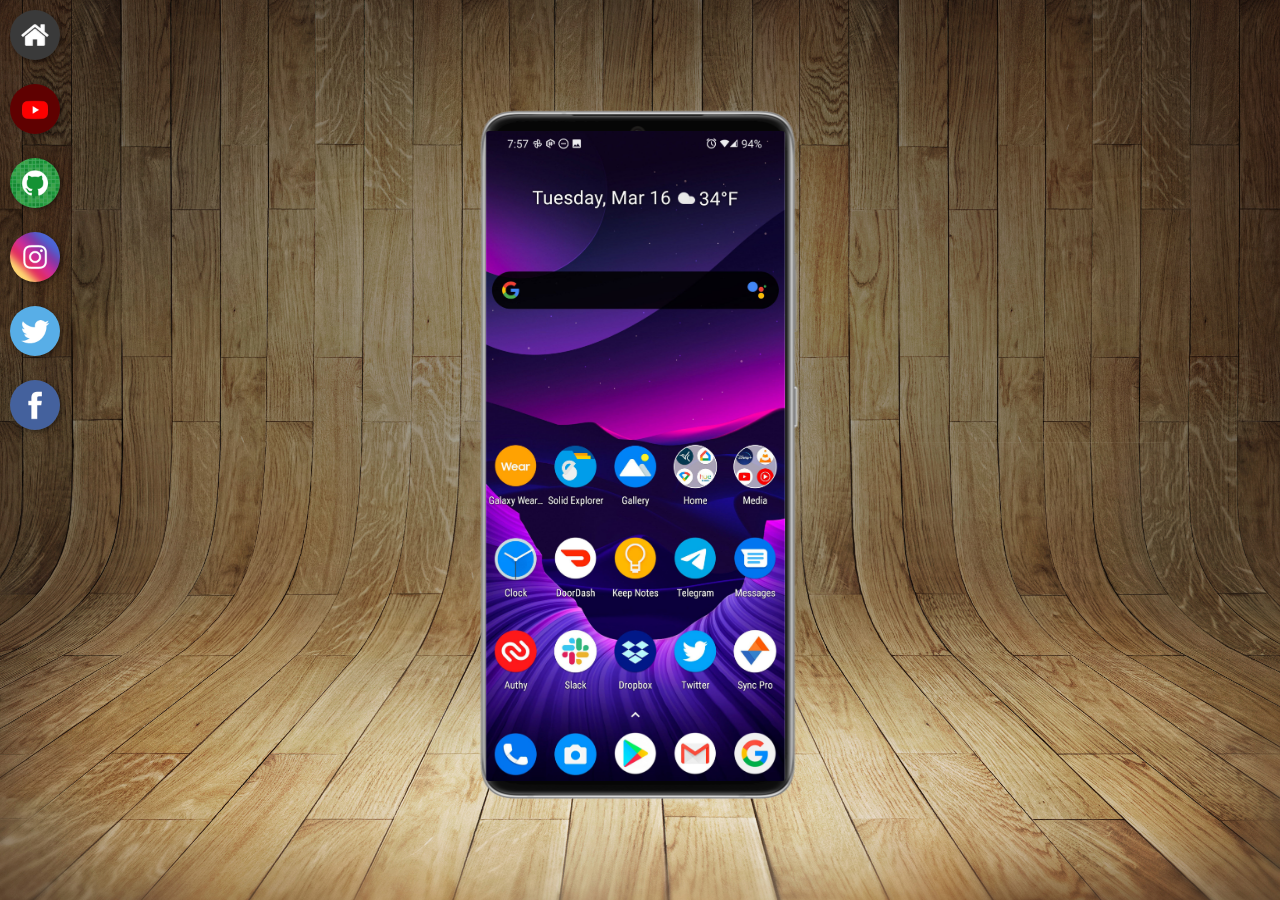
<file: index.html>
<!DOCTYPE html>
<html lang="pt-br">
<head>
    <meta charset="UTF-8">
    <meta http-equiv="X-UA-Compatible" content="IE=edge">
    <meta name="viewport" content="width=device-width, initial-scale=1.0">
    <link rel="shortcut icon" href="imagens/favicon.ico" type="image/x-icon">
    <title>Projetos Sociais</title>
    <link rel="stylesheet" href="estilos/style.css">
</head>
<body>
    <main>
        <section id="telefone">
            <iframe src="home.html" name="tela" id="tela" frameborder="0">
                Seu navegador não é compatível com isso.
            </iframe>
        </section>
        <section id="redes-sociais">
            <a href="home.html" target="tela"><img src="imagens/logo-home.jpg" alt="home"></a><br>
            <a href="youtube.html" target="tela"><img src="imagens/logo-youtube.jpg" alt="Youtube"></a><br>
            <a href="github.html" target="tela"><img src="imagens/logo-github.jpg" alt="Github"></a><br>
            <a href="instagram.html" target="tela"><img src="imagens/logo-instagram.jpg" alt="Instagram"></a><br>
            <a href="twiter.html" target="tela"><img src="imagens/logo-twitter.jpg" alt="Twiter"></a><br>
            <a href="facebook.html" target="tela"><img src="imagens/logo-facebook.jpg" alt="Facebook"></a><br>
        </section>
    </main>
</body>
</html>
</file>
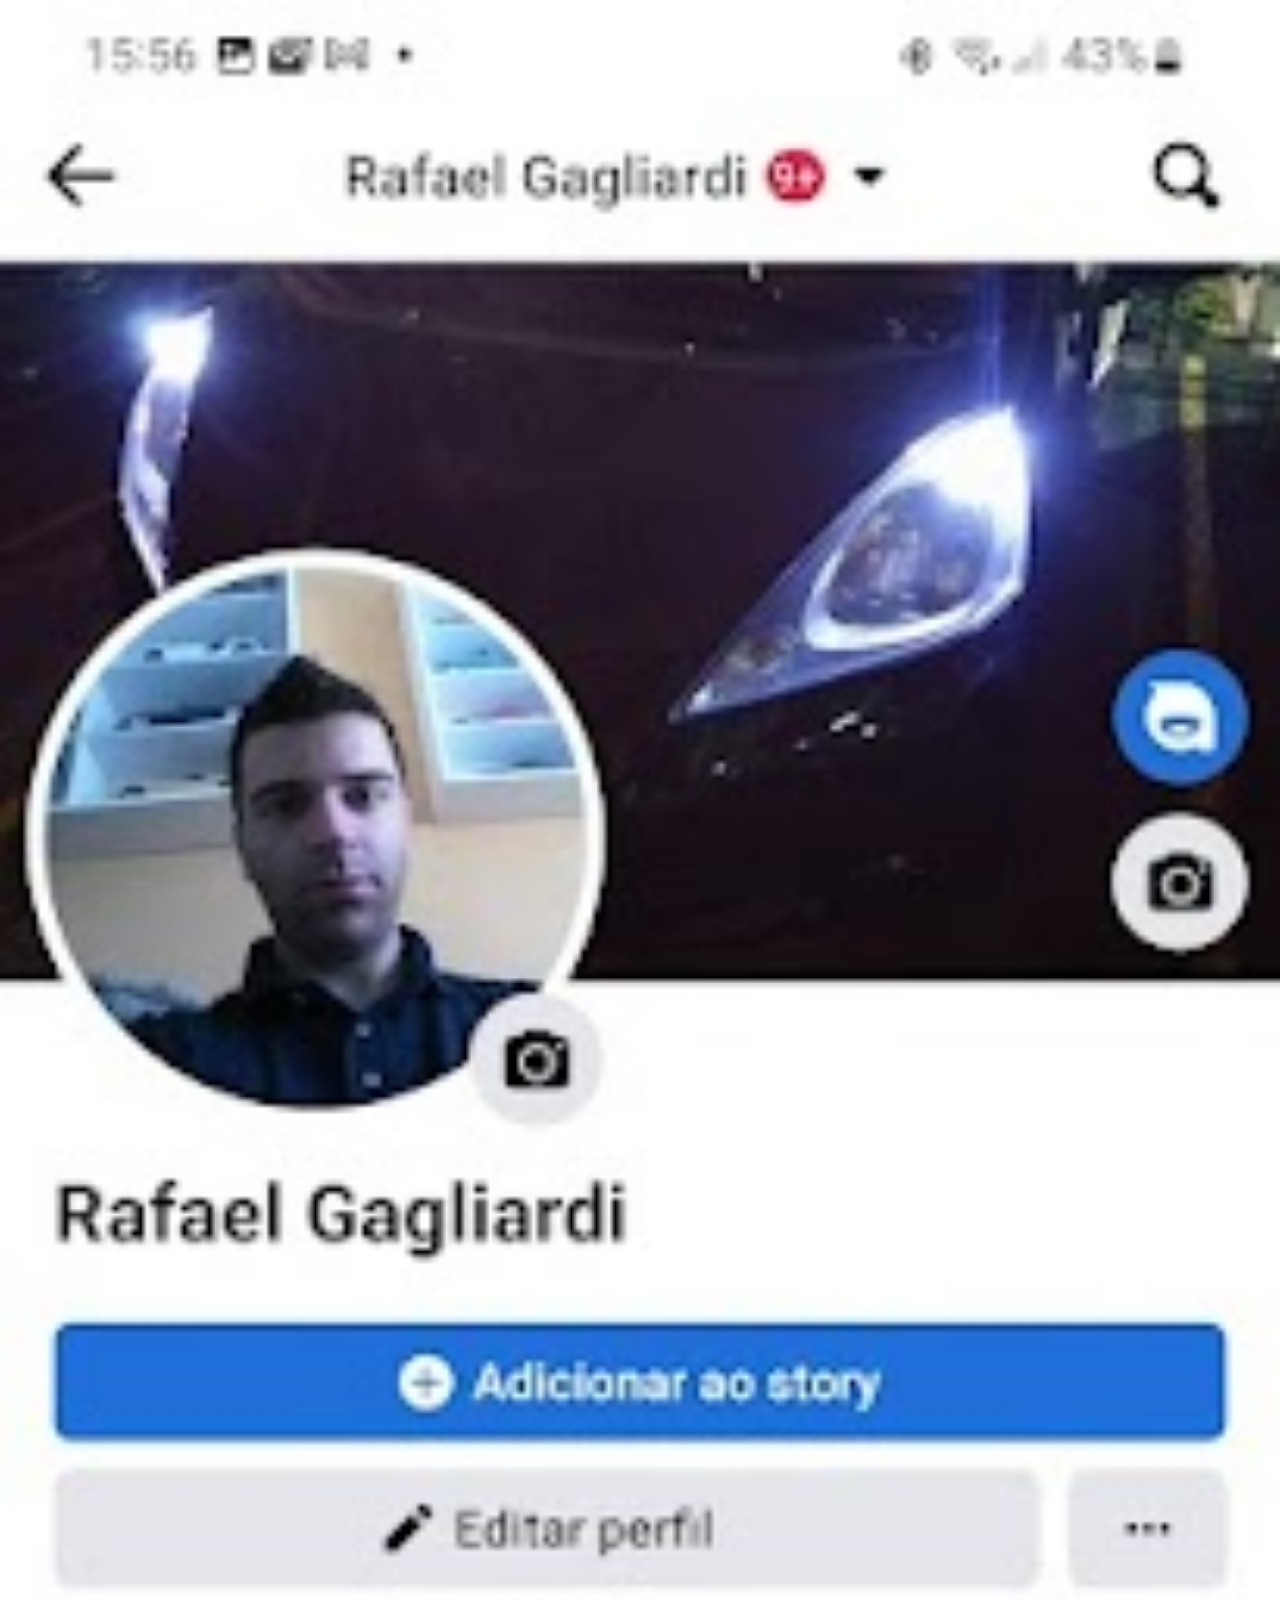
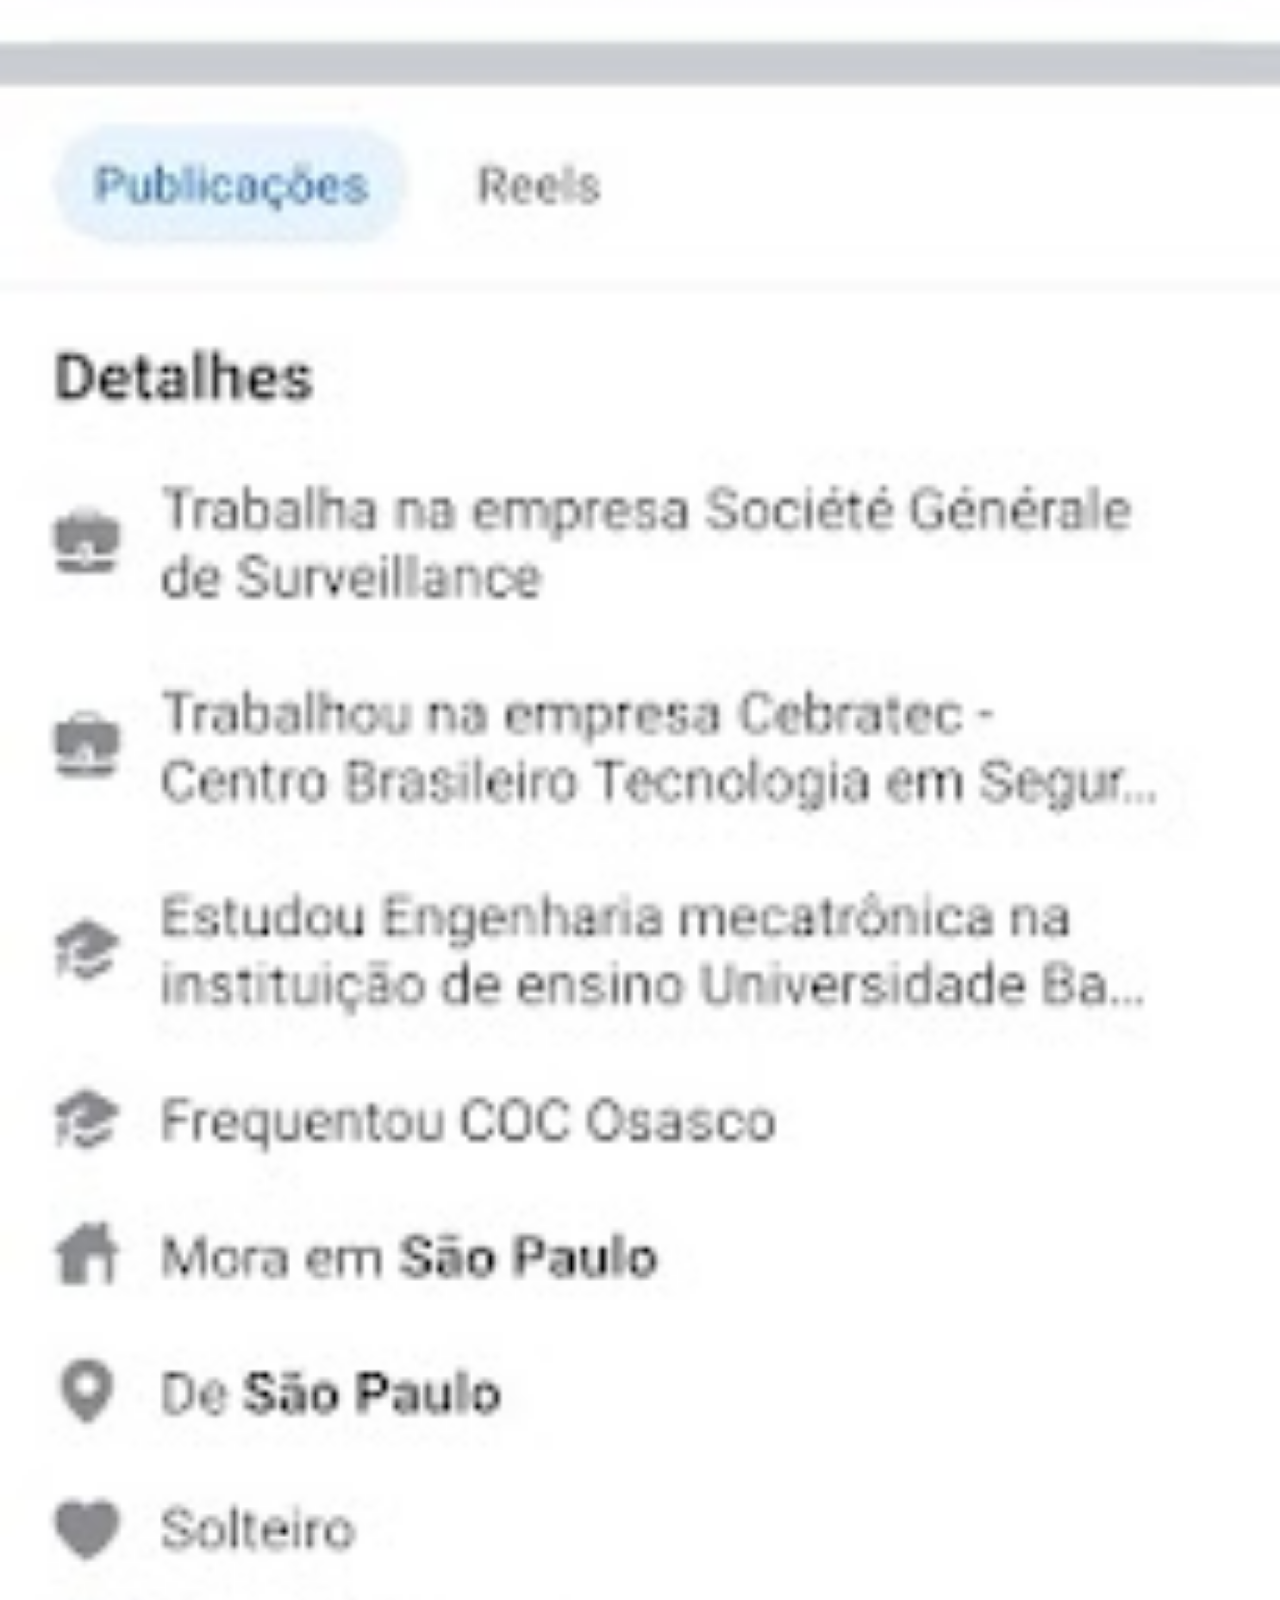
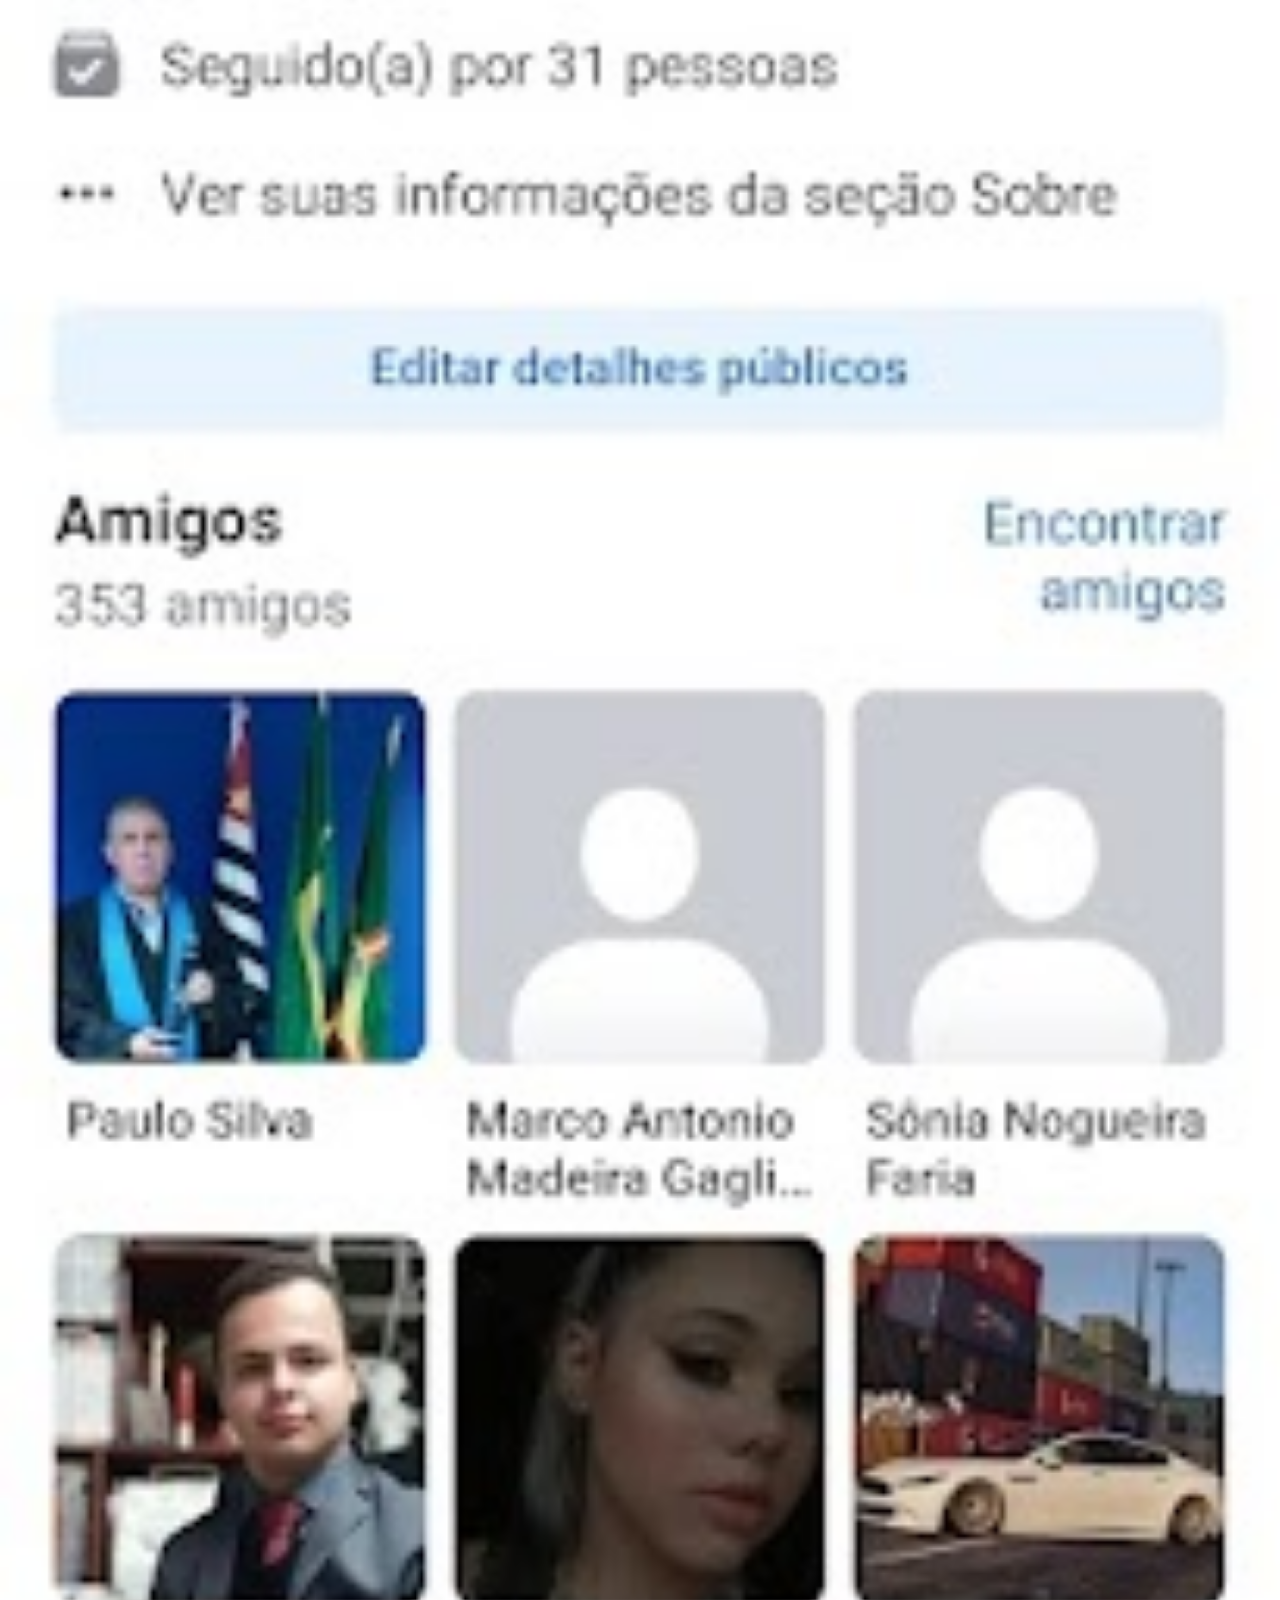
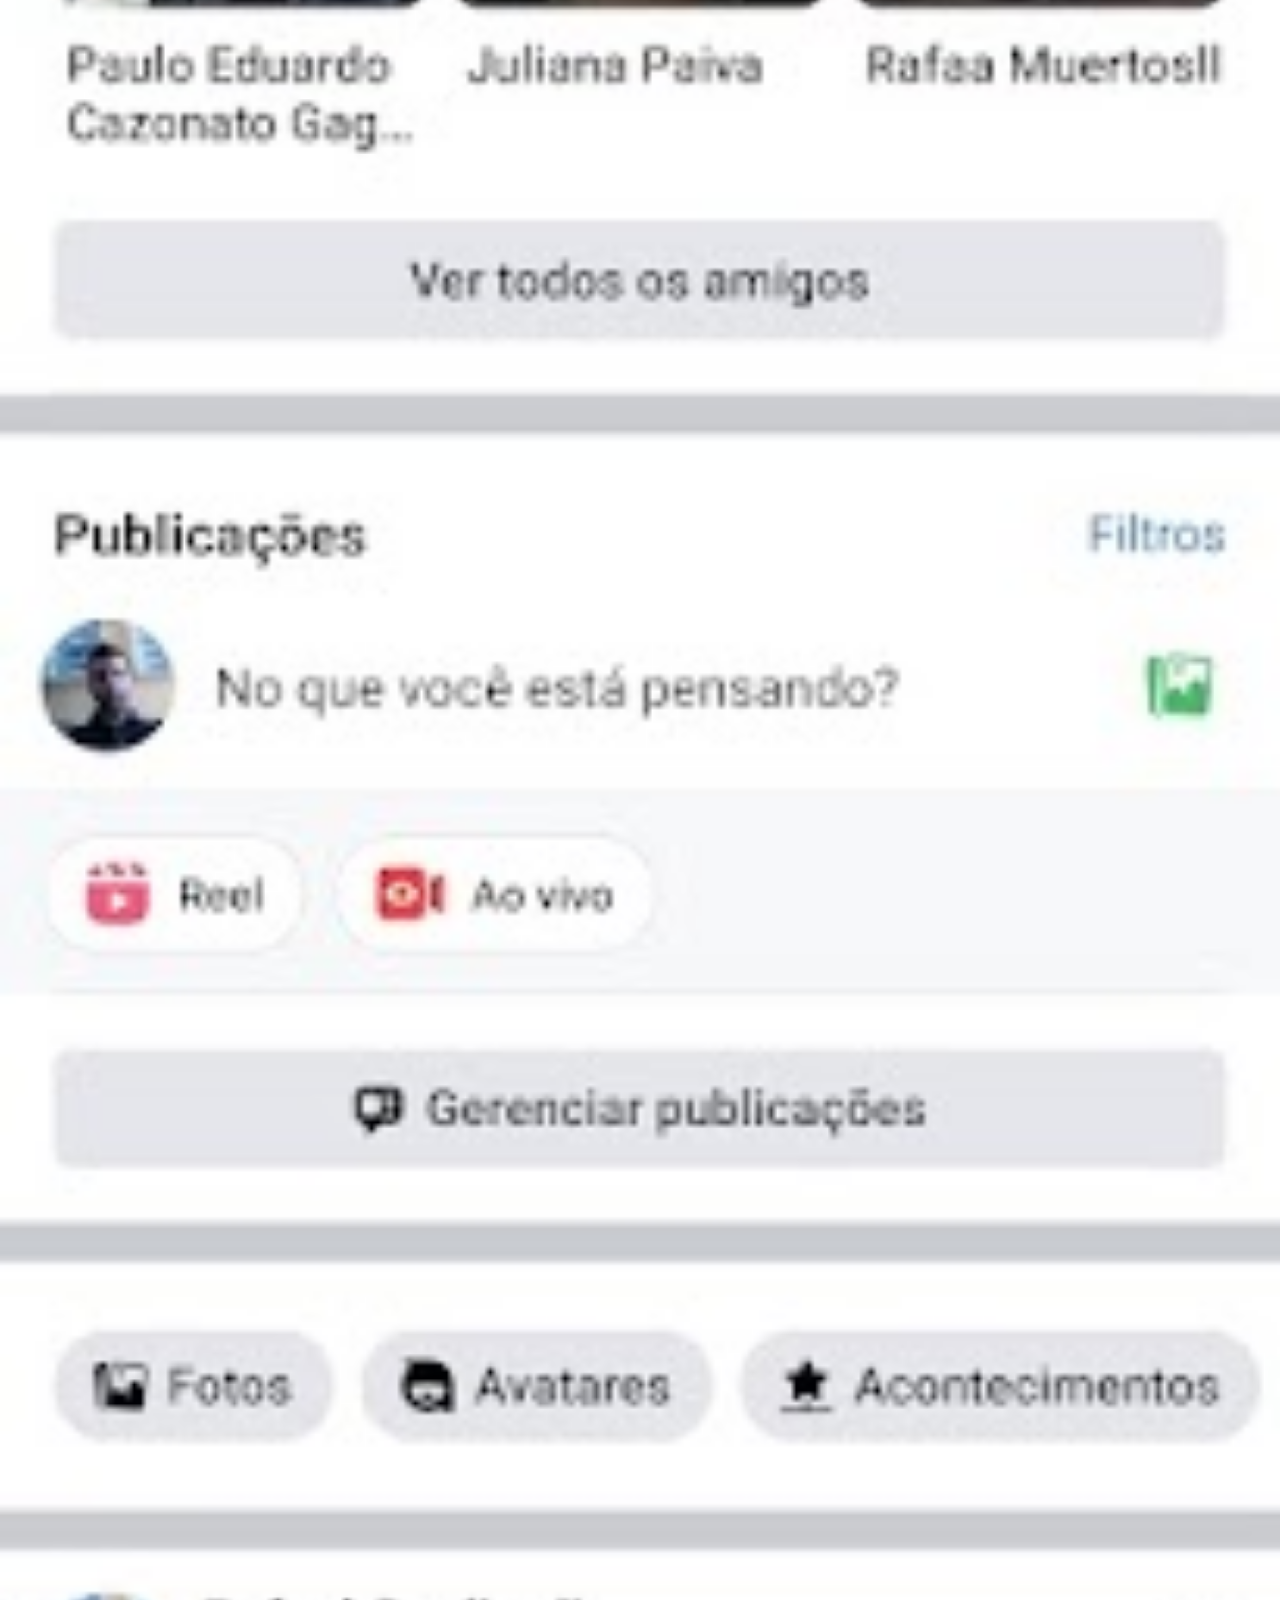
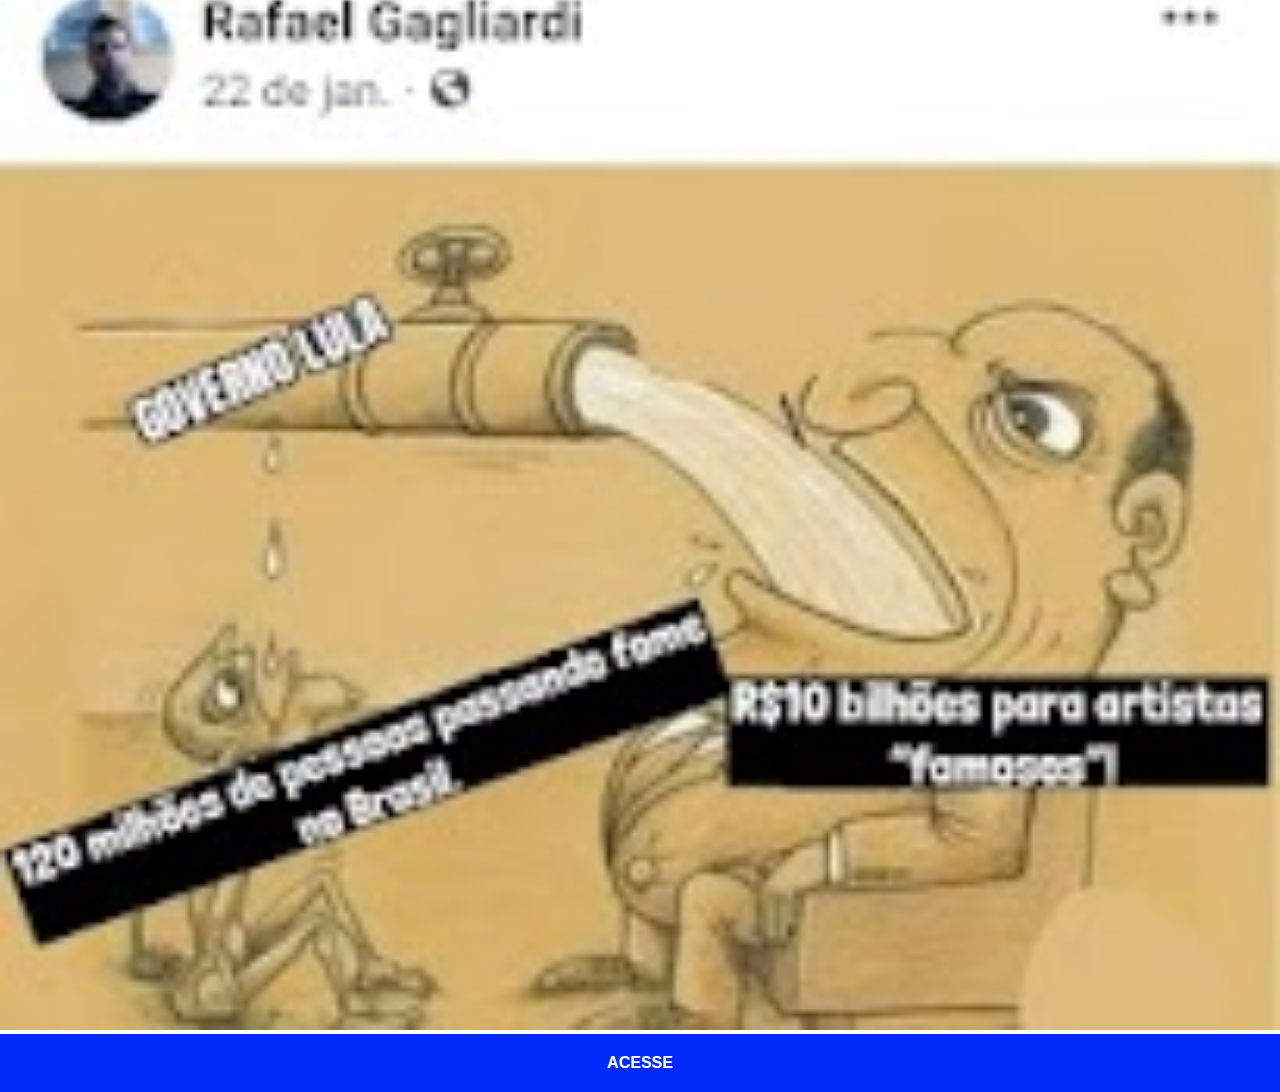
<file: facebook.html>
<!DOCTYPE html>
<html lang="pt-br">
<head>
    <meta charset="UTF-8">
    <meta http-equiv="X-UA-Compatible" content="IE=edge">
    <meta name="viewport" content="width=device-width, initial-scale=1.0">
    <title>Facebook</title>
    <link rel="stylesheet" href="estilos/social.css">
</head>
<body>
    <img src="imagens/tela-facebook-rafael.jpg" alt="Facebook">
    <a id="facebook" href="https://www.facebook.com/rafatuners" target="_blank">ACESSE</a>
</body>
</html>
</file>
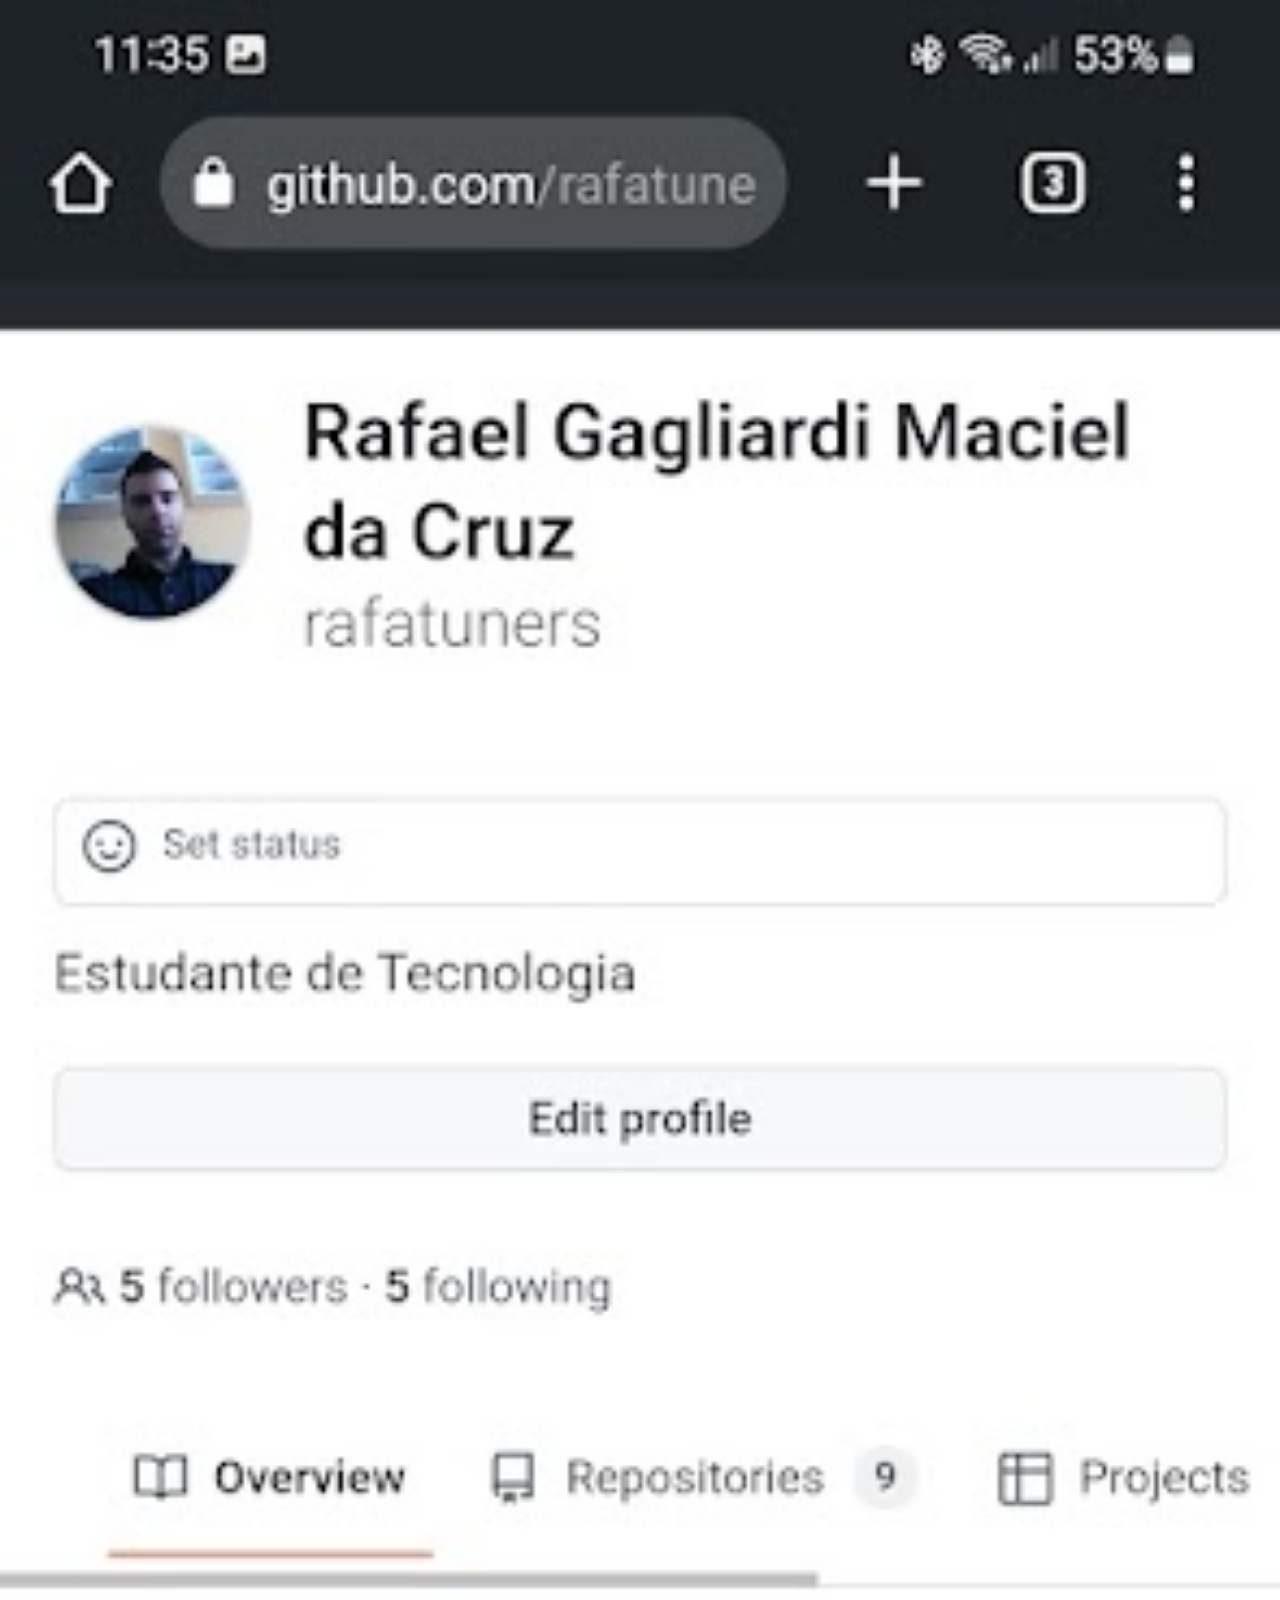
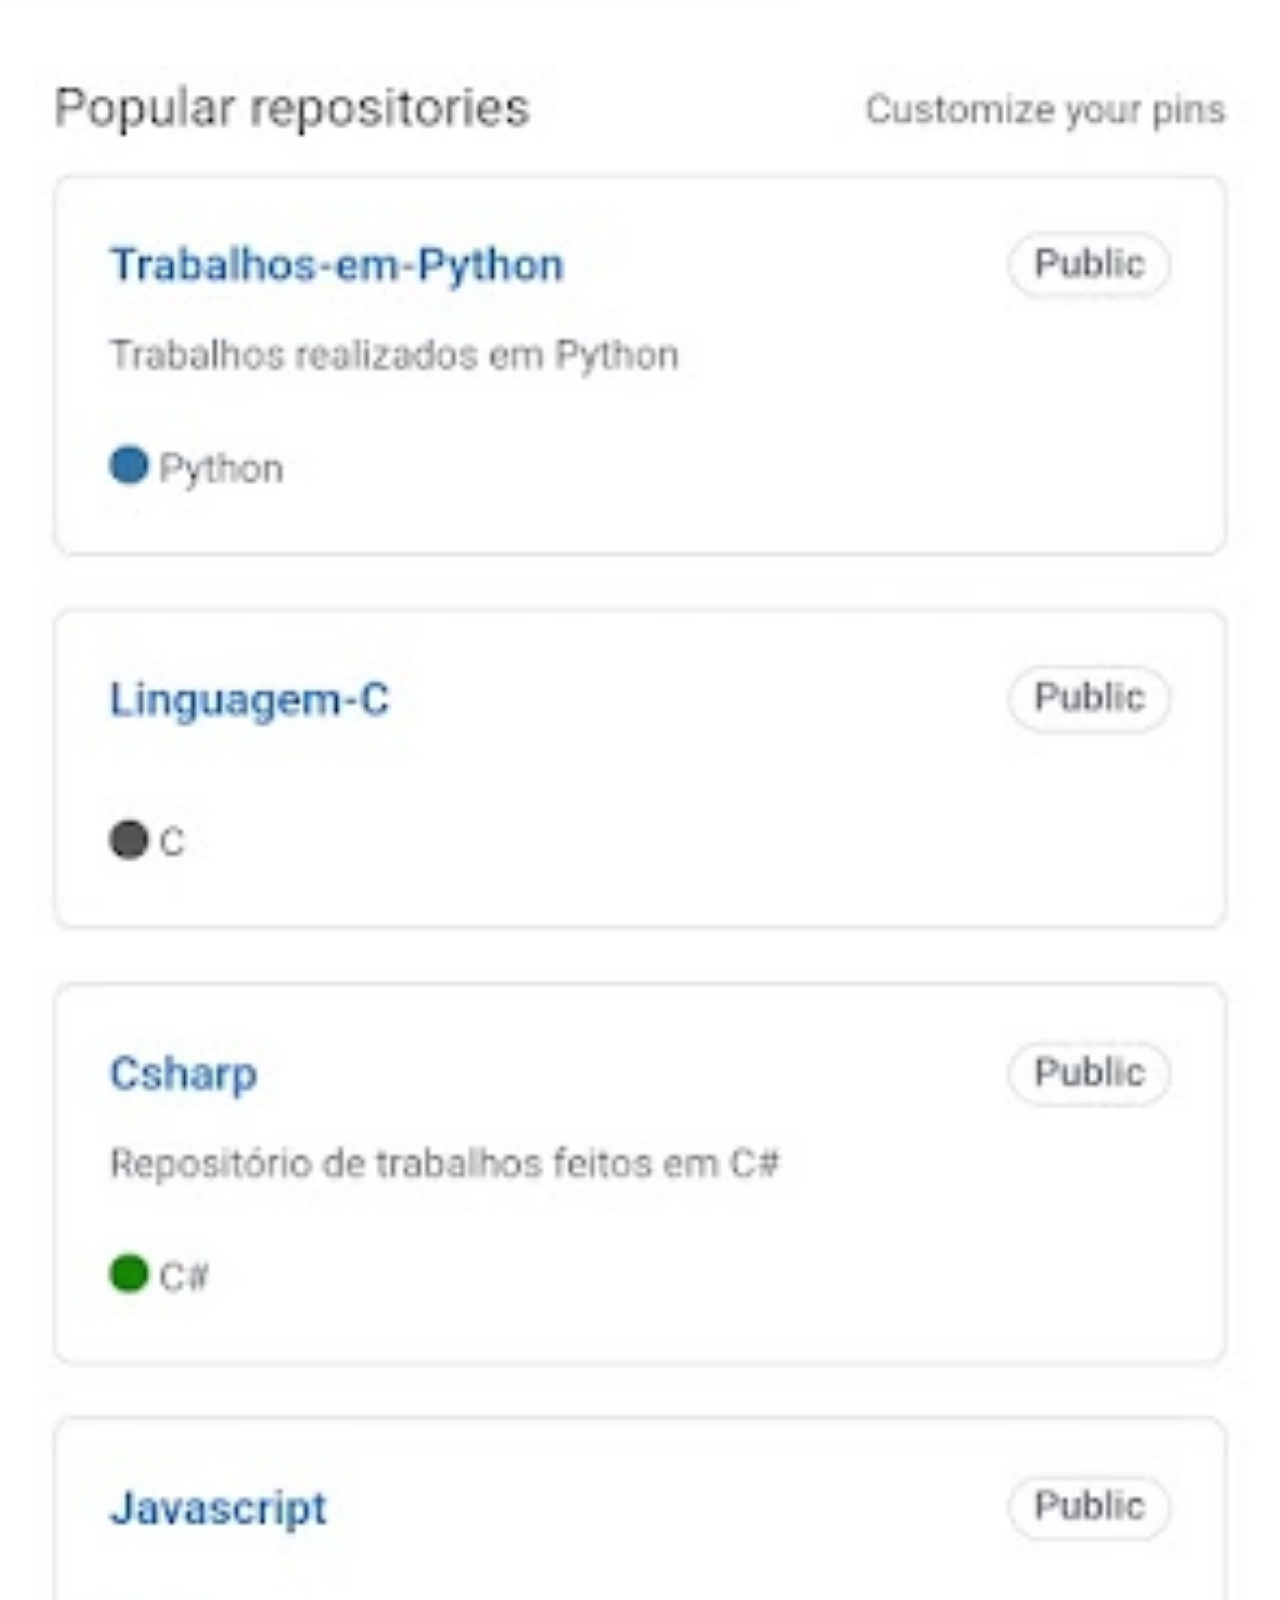
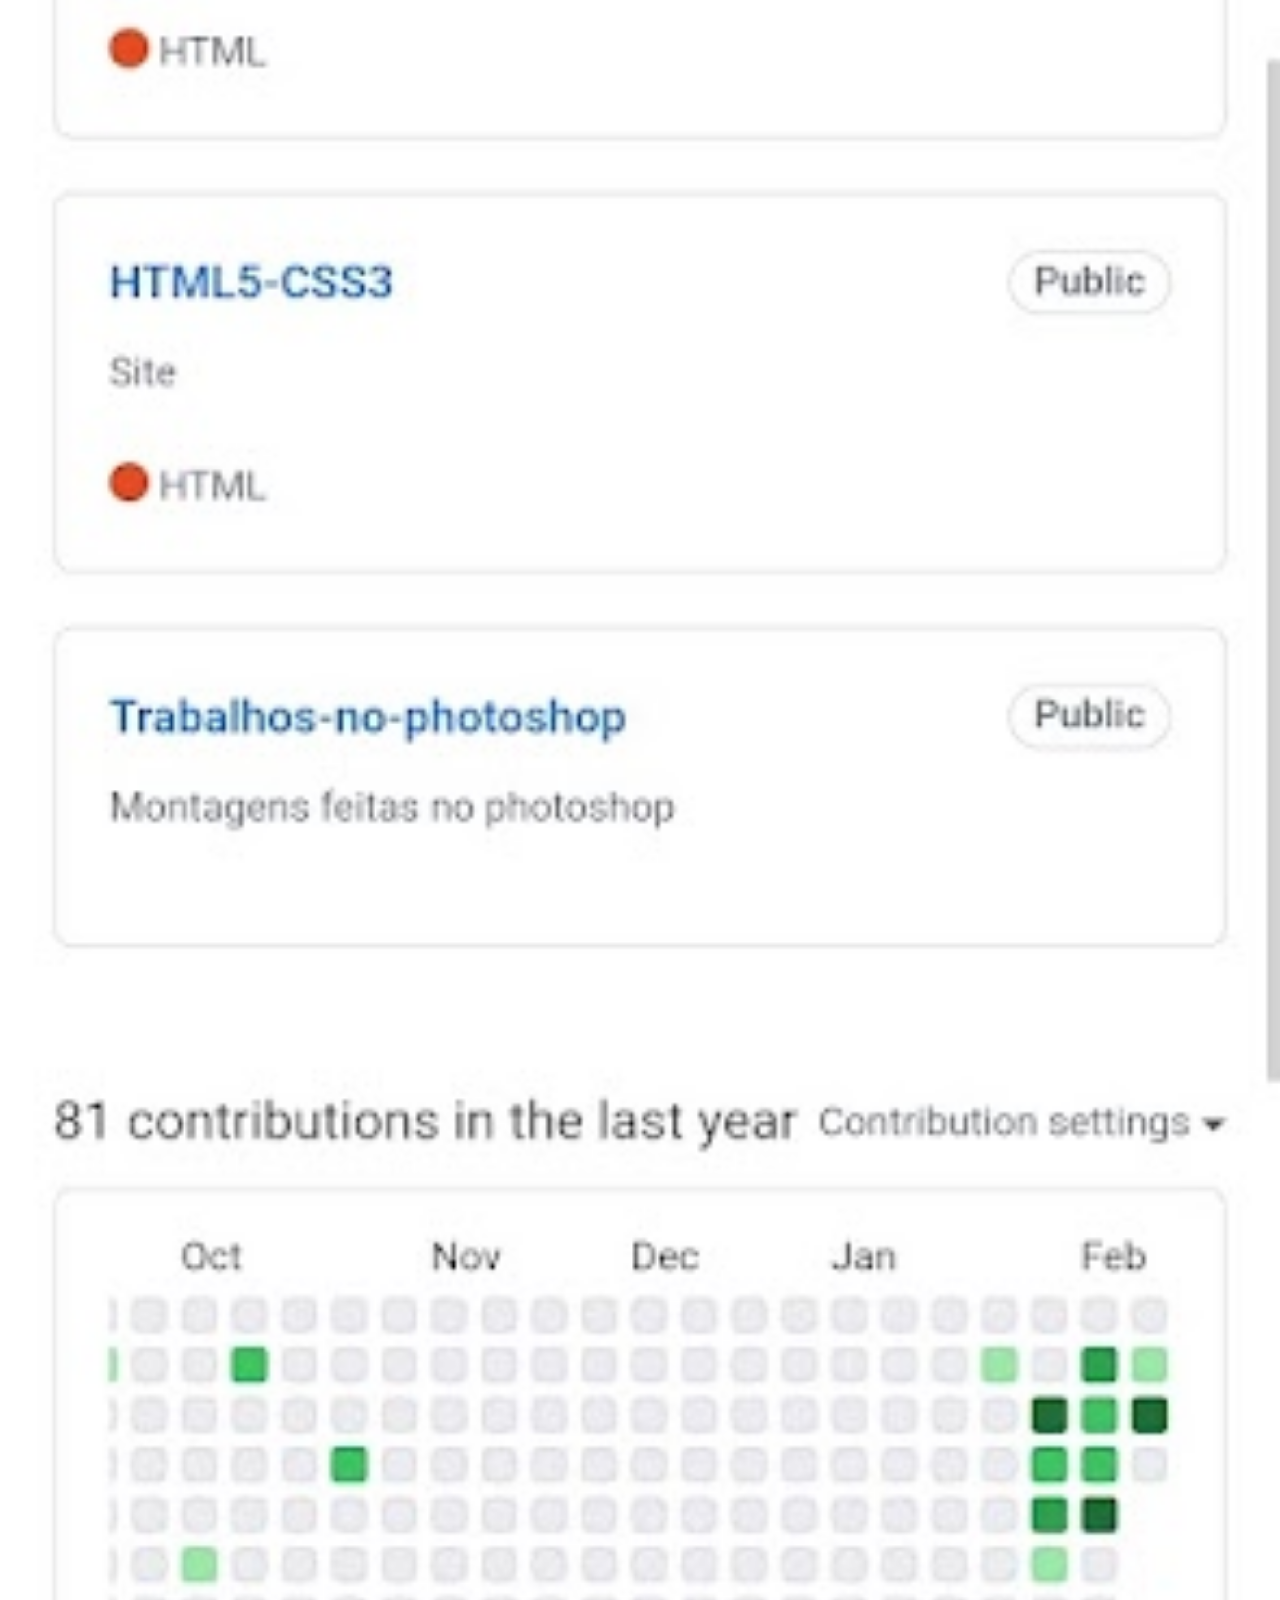
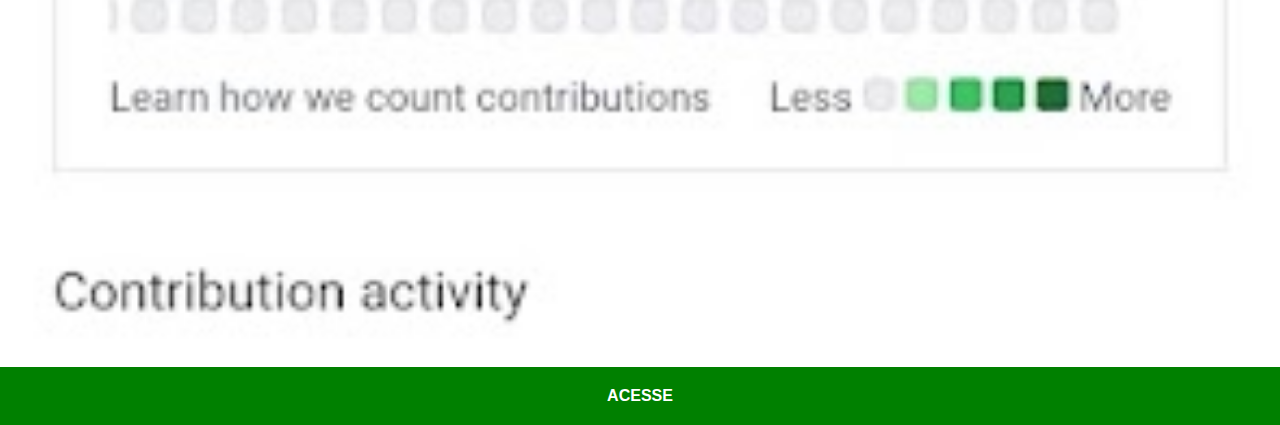
<file: github.html>
<!DOCTYPE html>
<html lang="pt-br">
<head>
    <meta charset="UTF-8">
    <meta http-equiv="X-UA-Compatible" content="IE=edge">
    <meta name="viewport" content="width=device-width, initial-scale=1.0">
    <title>Github</title>
    <link rel="stylesheet" href="estilos/social.css">
</head>
<body>
    <img src="imagens/tela-github-rafael.jpg" alt="Github">
    <a id="github" href="https://github.com/rafatuners" target="_blank">ACESSE</a>

    
</body>
</html>
</file>
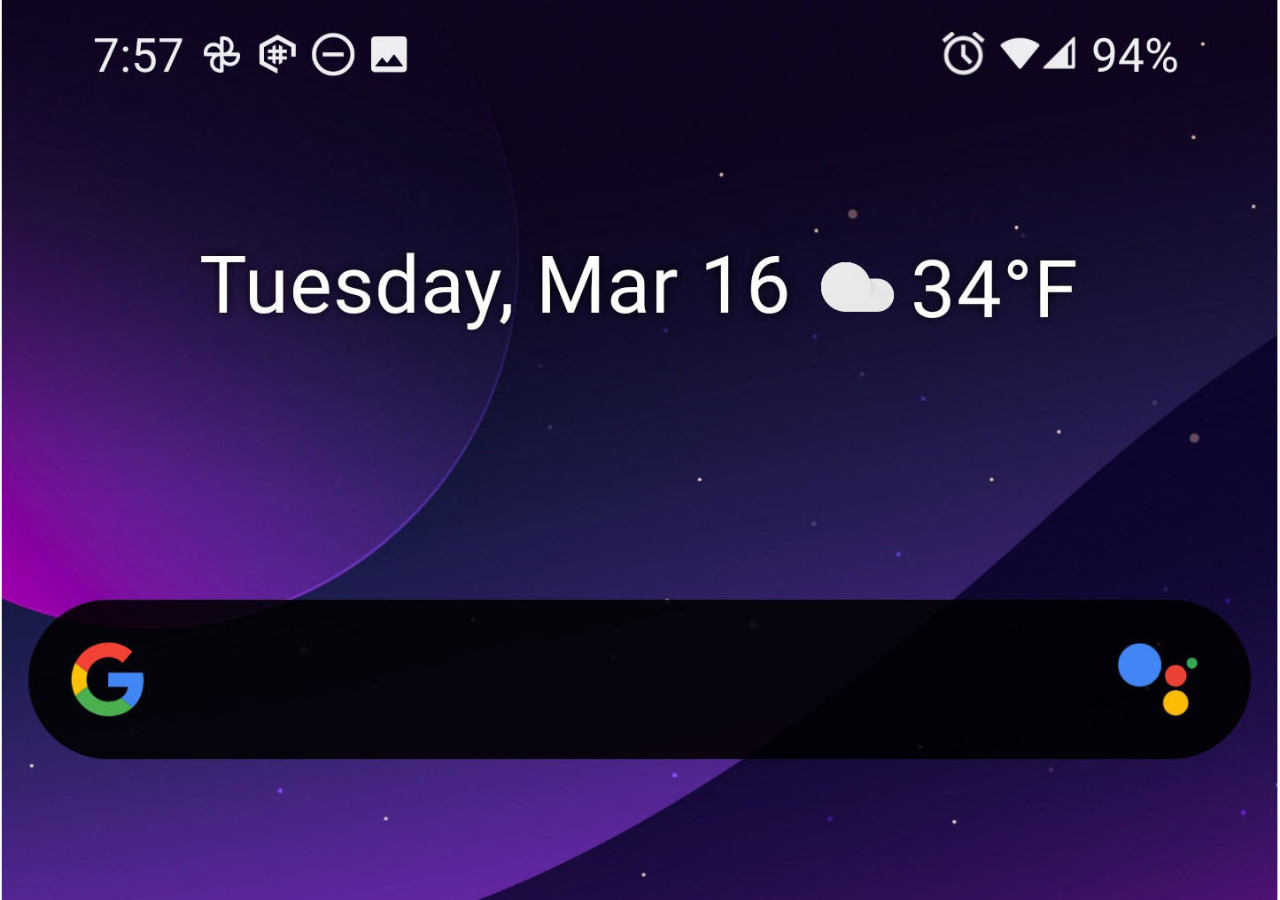
<file: home.html>
<!DOCTYPE html>
<html lang="pt-br">
<head>
    <meta charset="UTF-8">
    <meta http-equiv="X-UA-Compatible" content="IE=edge">
    <meta name="viewport" content="width=device-width, initial-scale=1.0">
    <title>Home</title>
    <style>
        *{
            margin: 0px;
            padding: 0px;
        }

        body{
            width: 100vw;
            height: 100vh;
            background: url('imagens/tela-home-s22.jpg');
            background-size: cover;
        }
    </style>
</head>
<body>
    
</body>
</html>
</file>
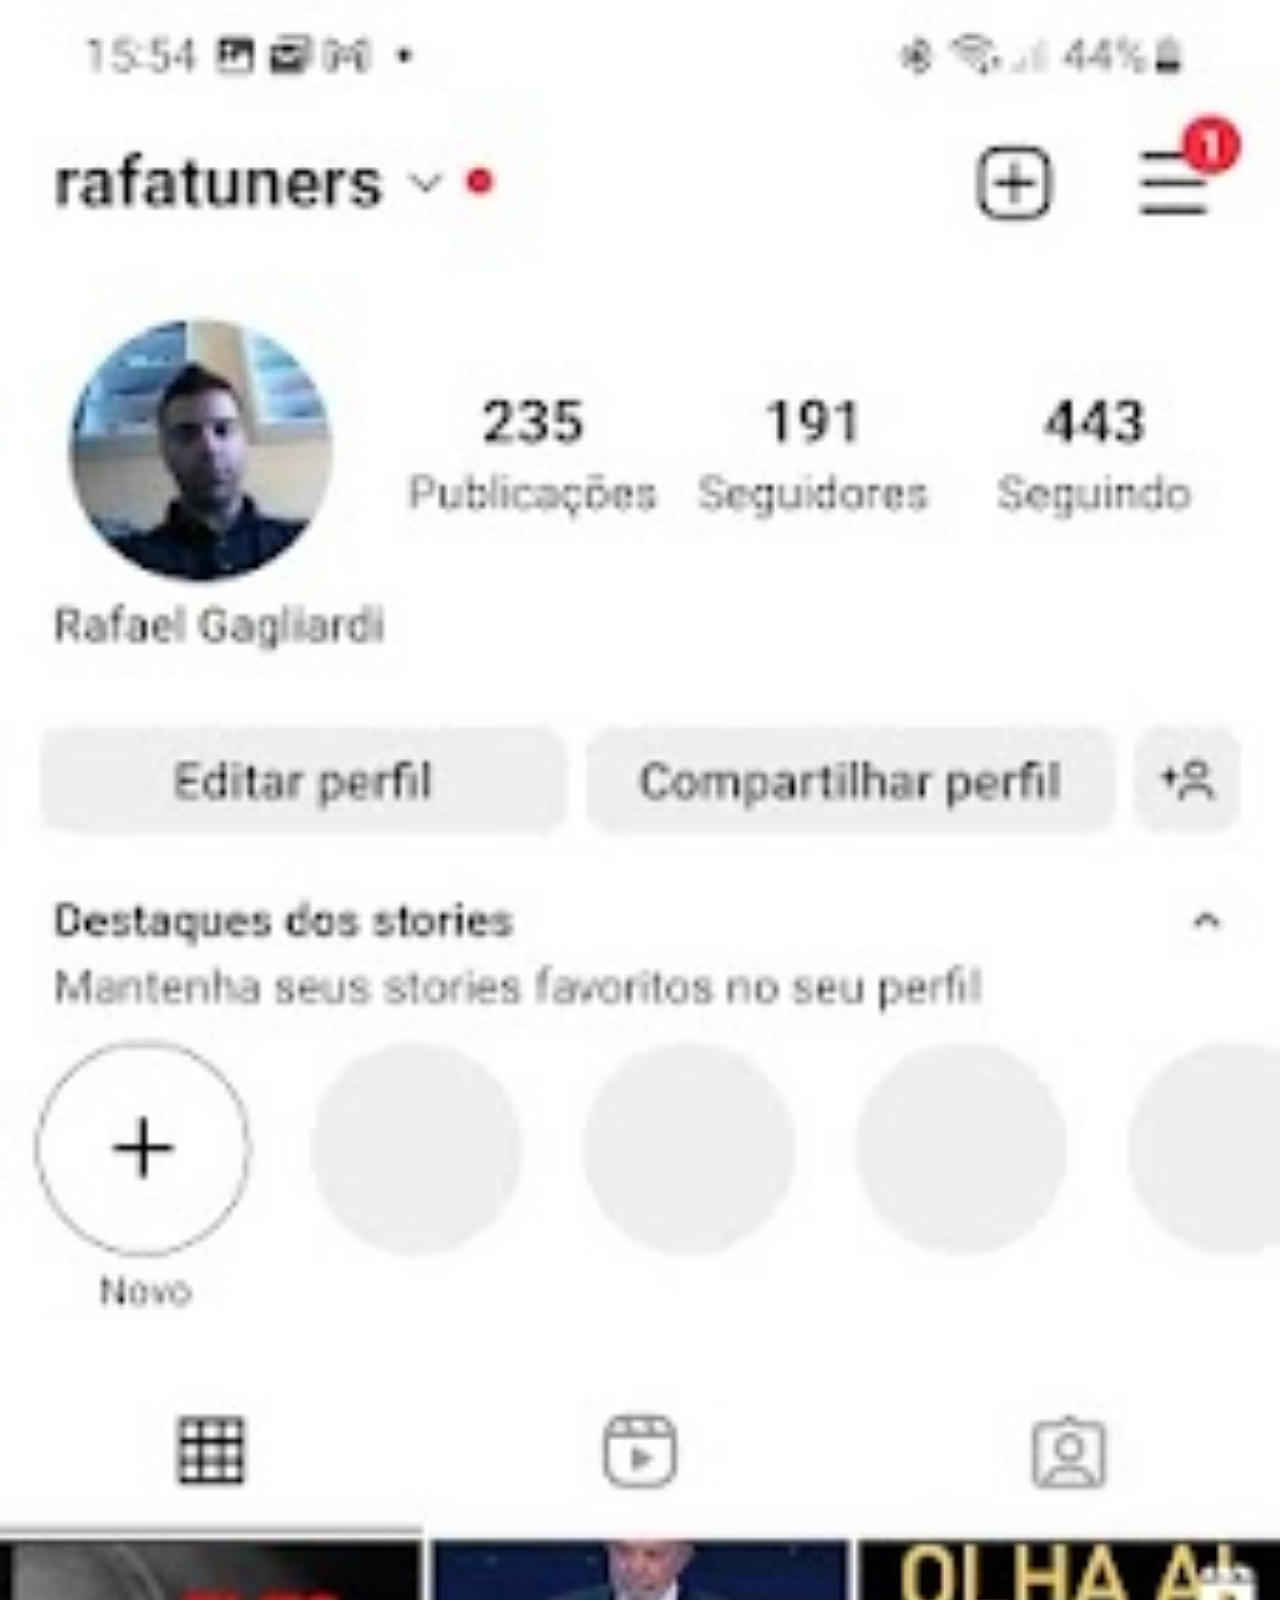
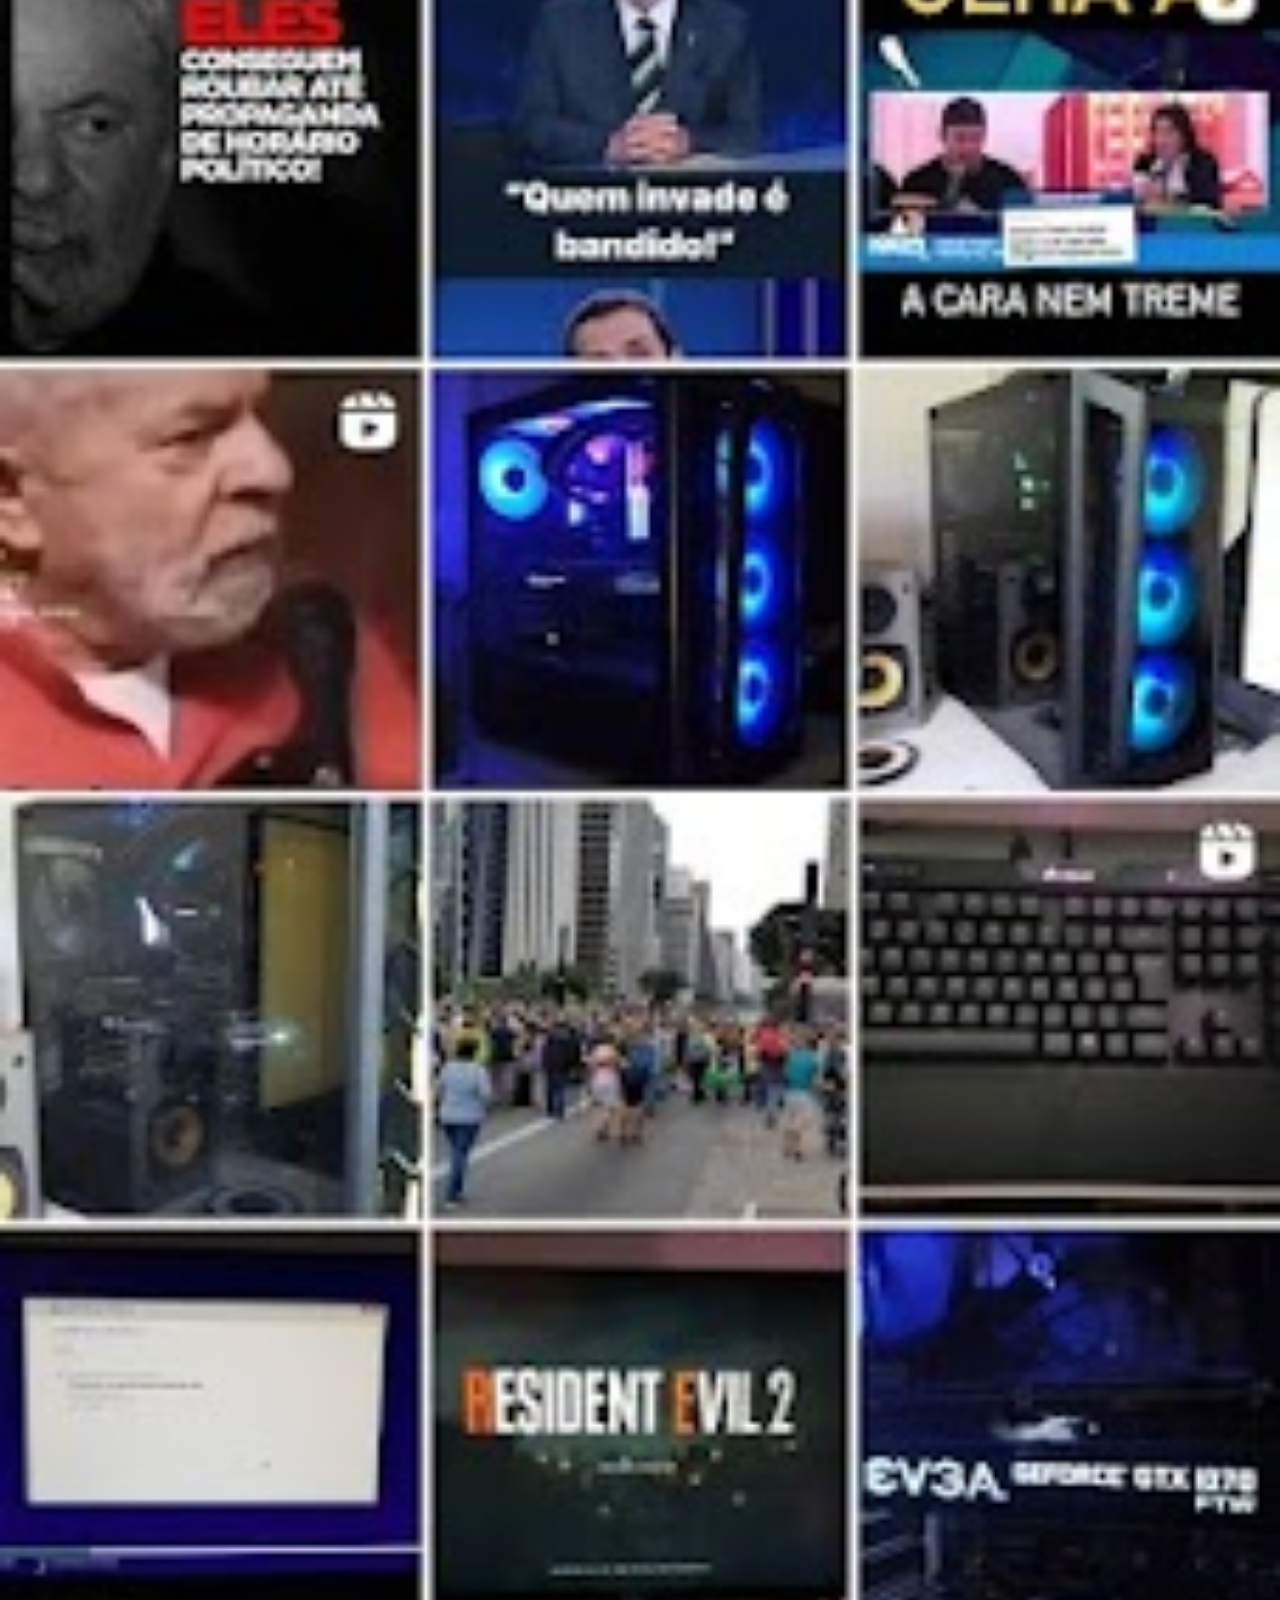
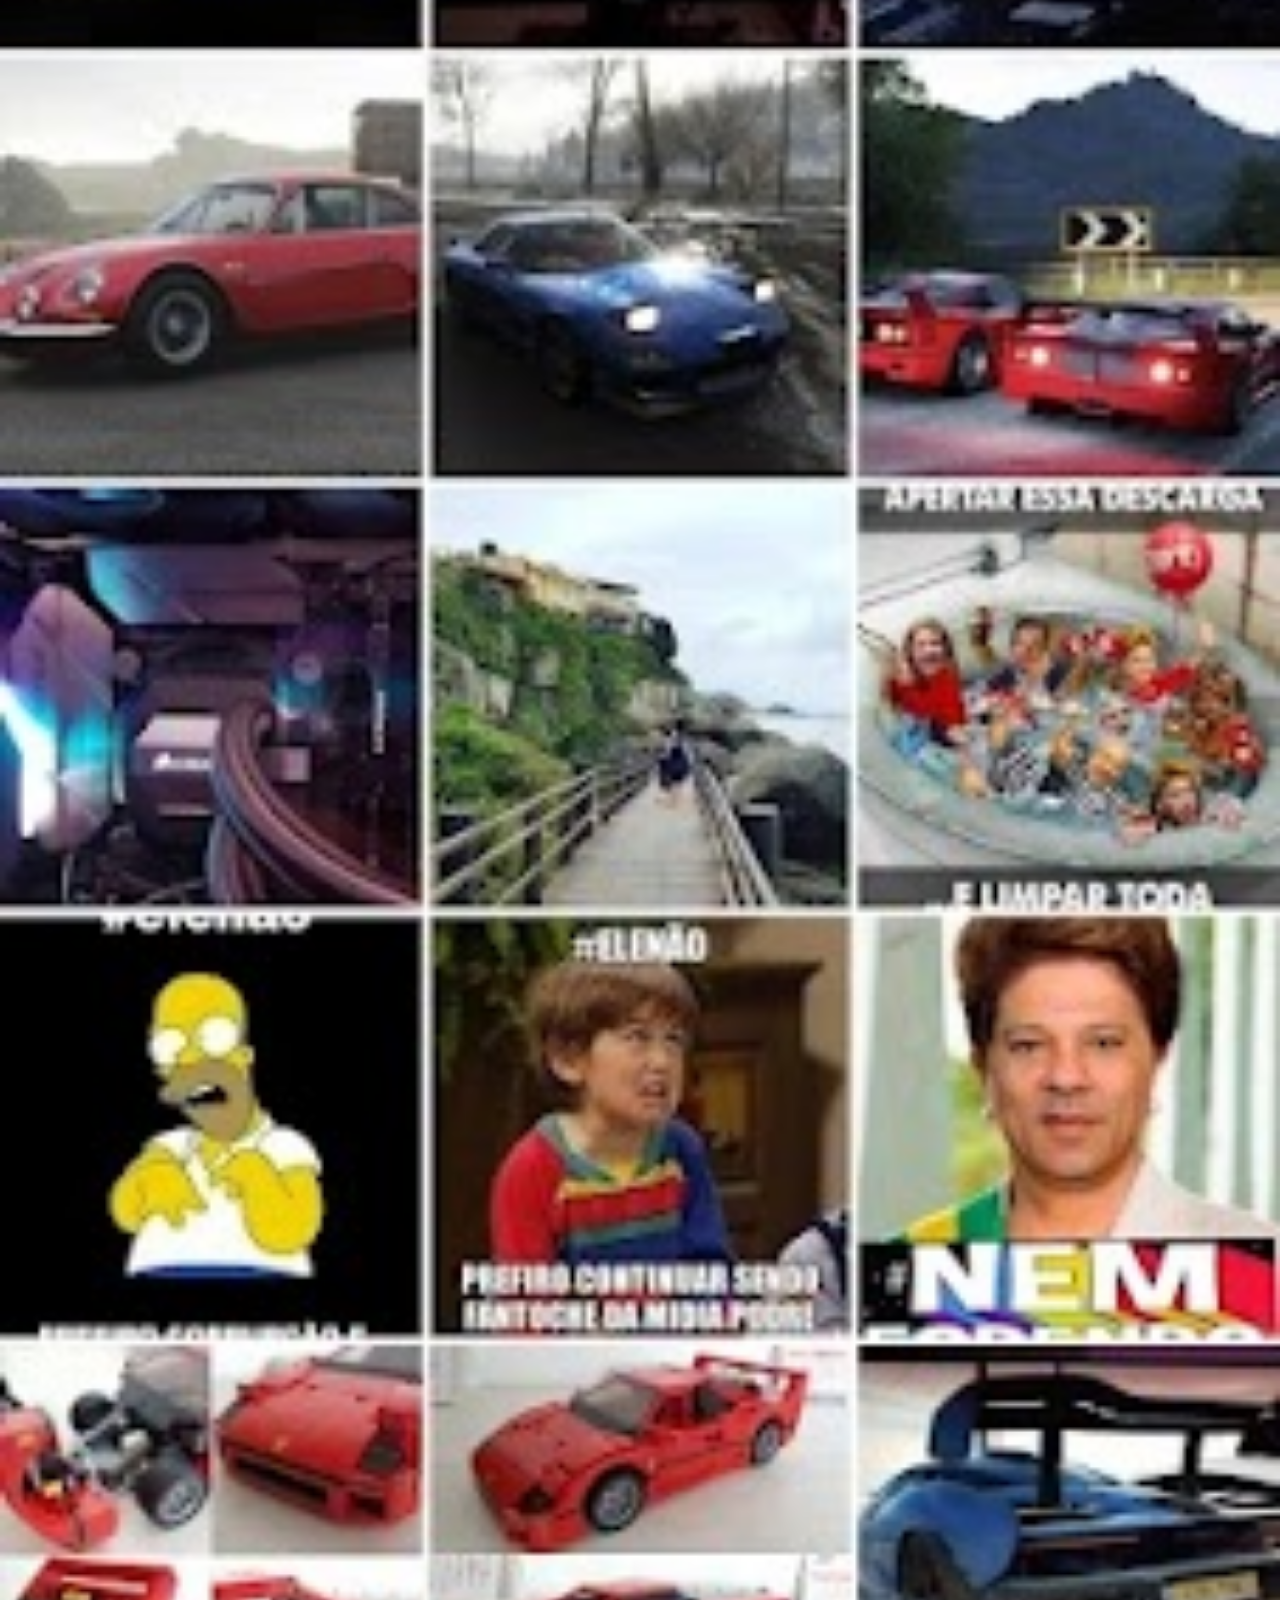
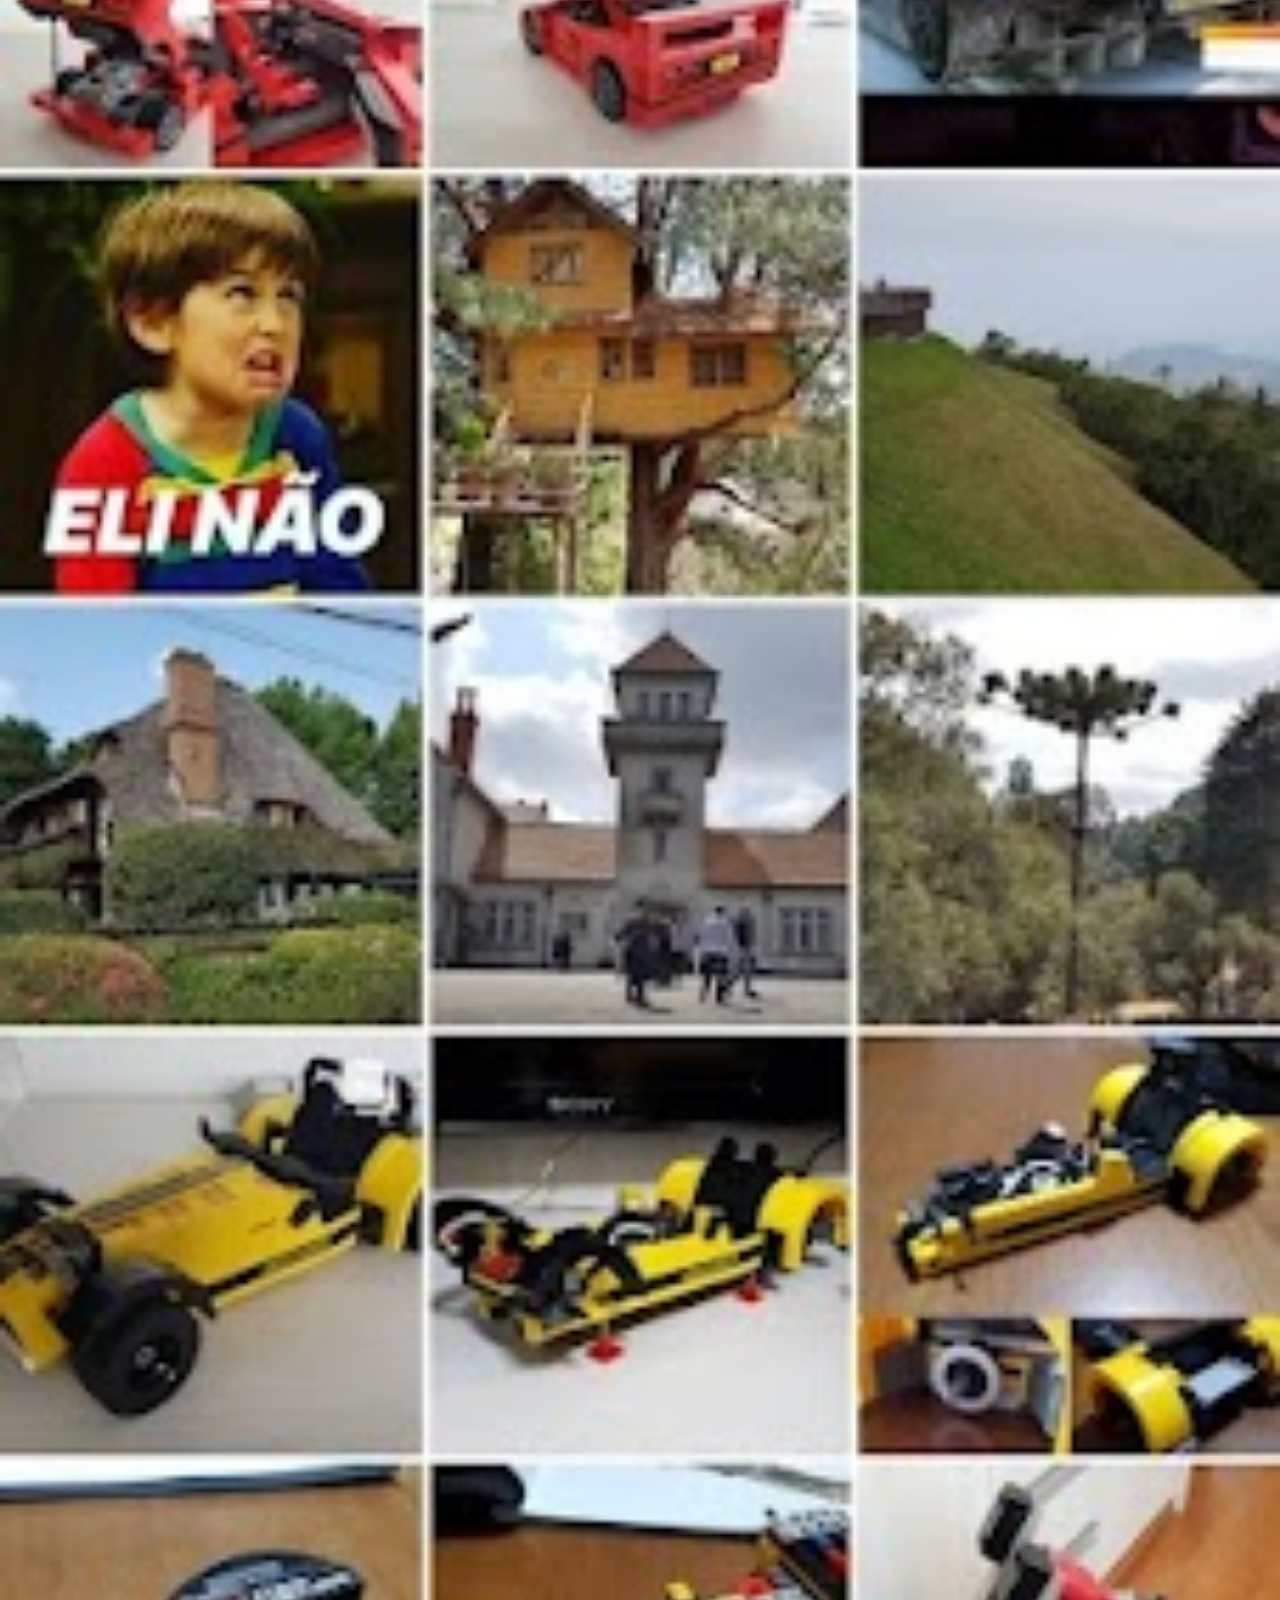
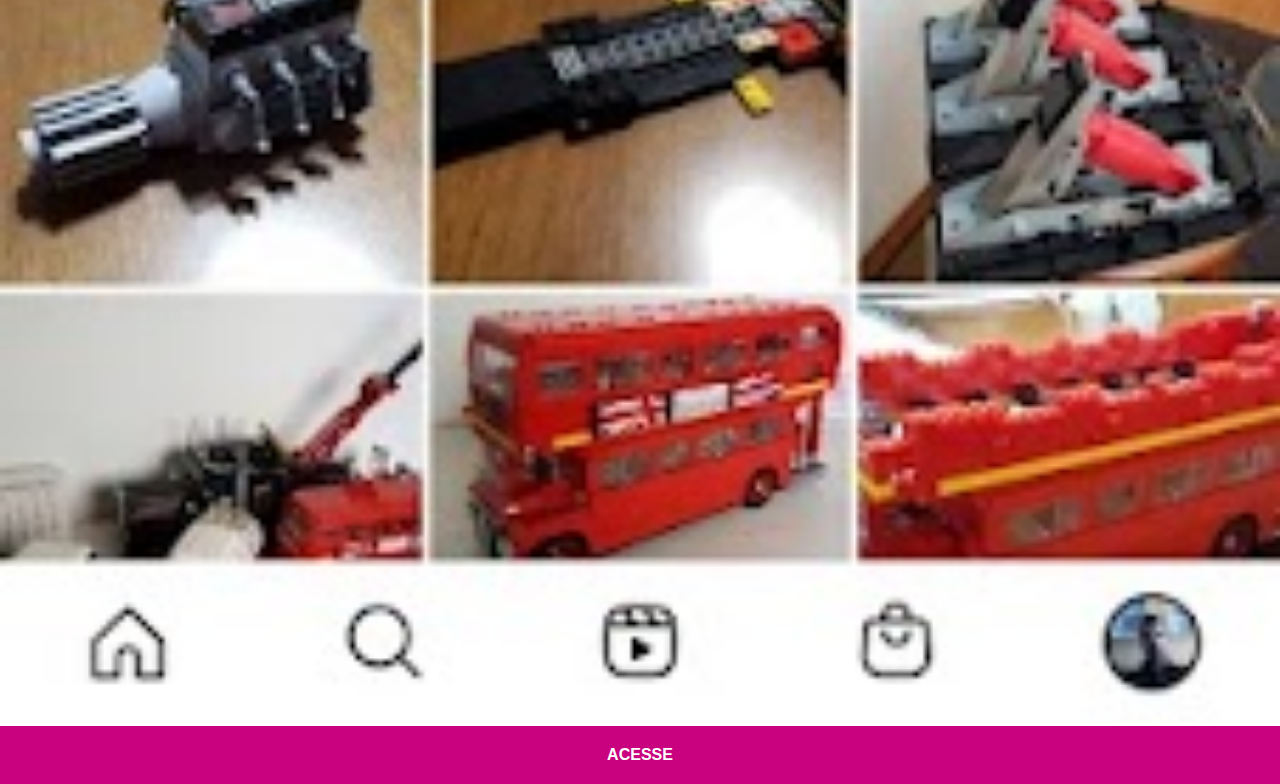
<file: instagram.html>
<!DOCTYPE html>
<html lang="pt-br">
<head>
    <meta charset="UTF-8">
    <meta http-equiv="X-UA-Compatible" content="IE=edge">
    <meta name="viewport" content="width=device-width, initial-scale=1.0">
    <title>Instagram</title>
    <link rel="stylesheet" href="estilos/social.css">
</head>
<body>
    <img src="imagens/tela-instagram-rafael.jpg" alt="Instagram">
    <a id="instagram" href="https://www.instagram.com/rafatuners/" target="_blank">ACESSE</a>
    
</body>
</html>
</file>
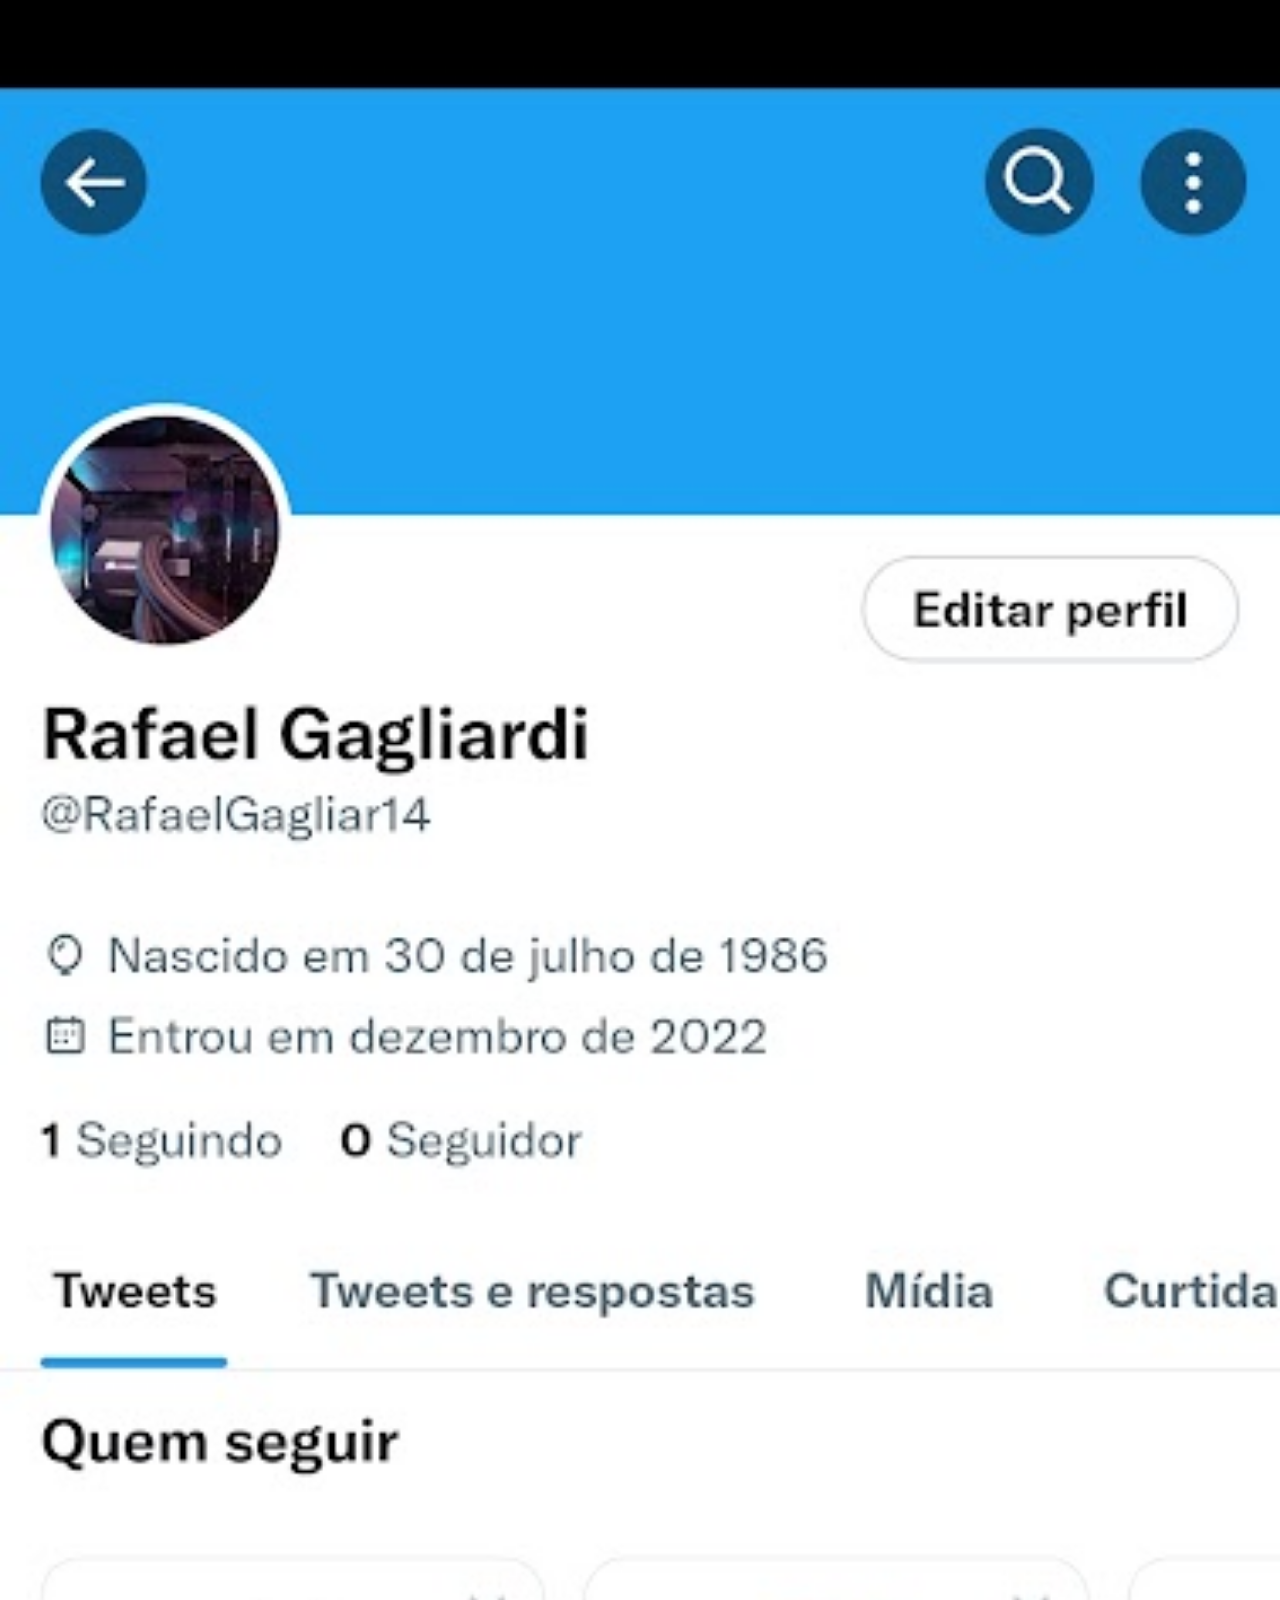
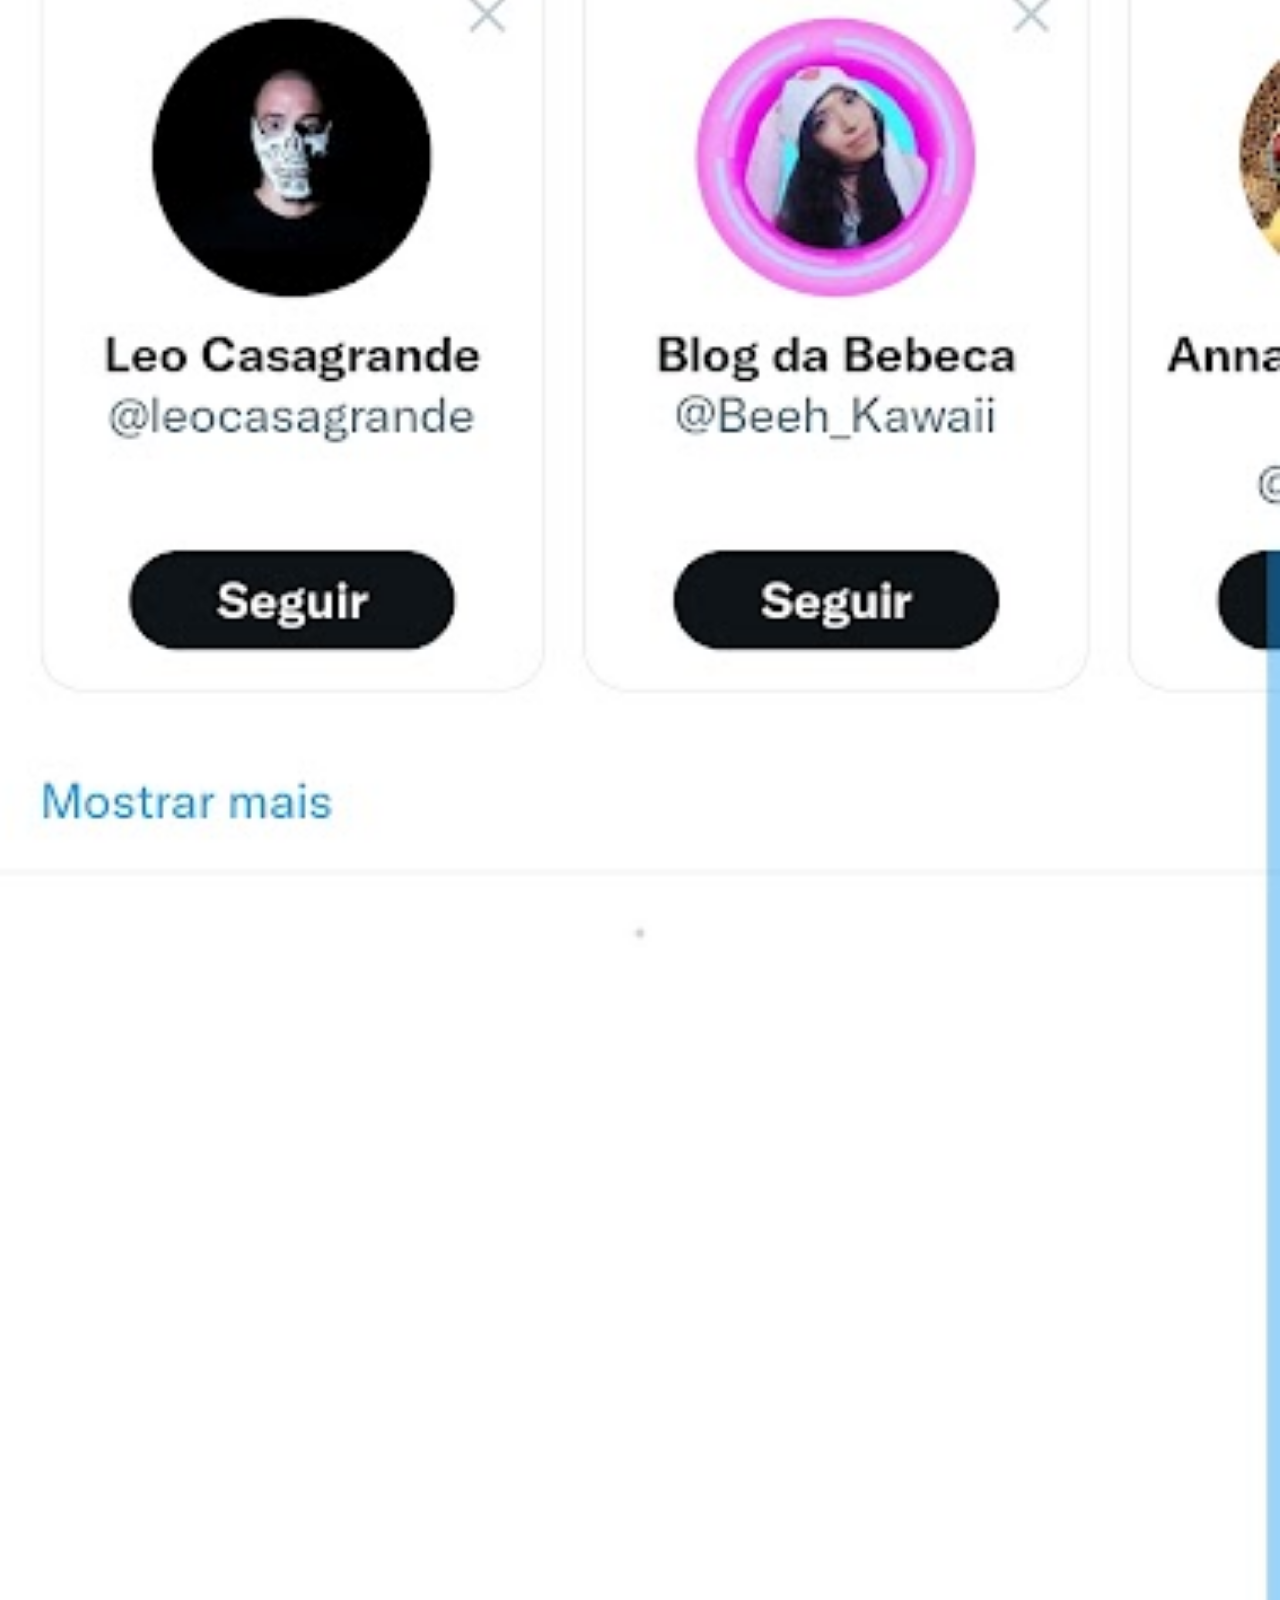
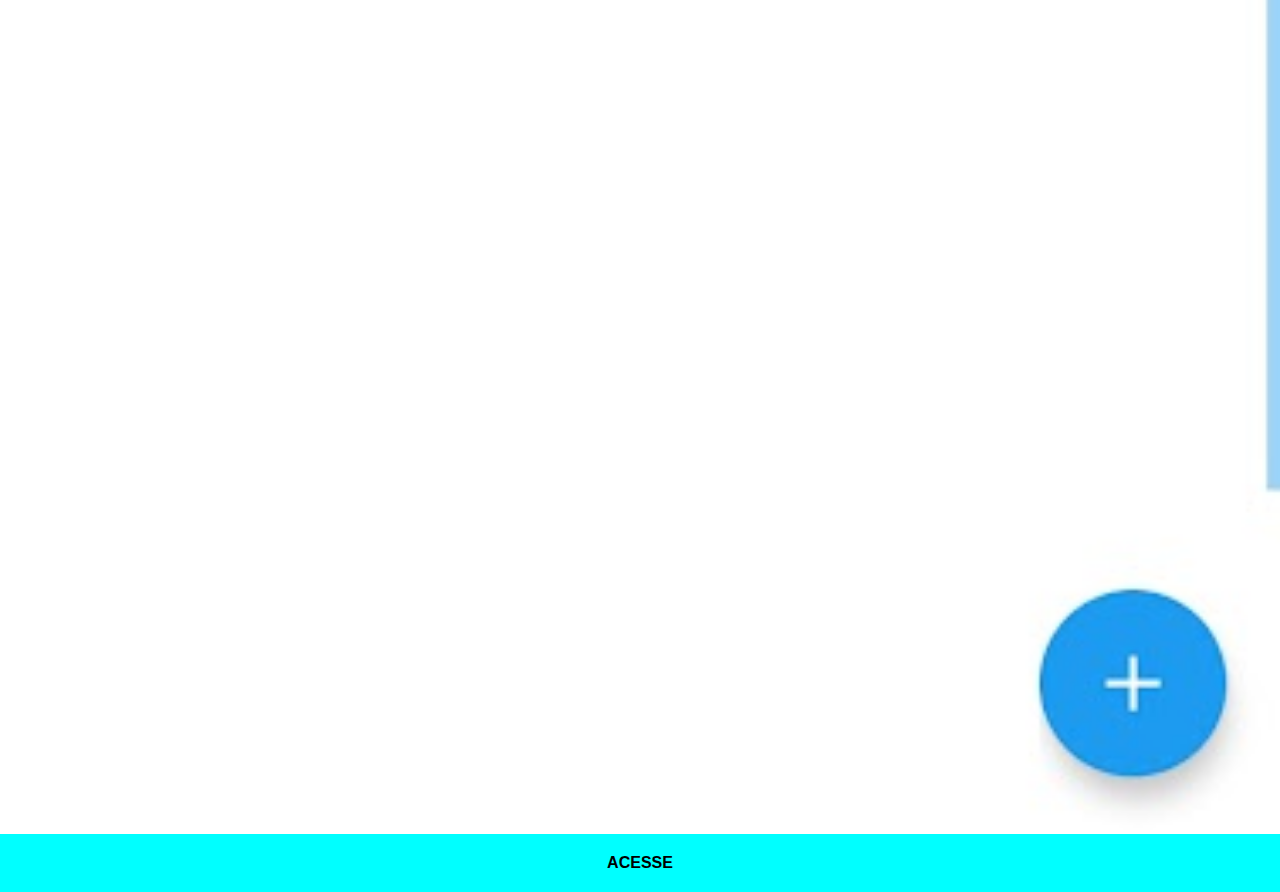
<file: twiter.html>
<!DOCTYPE html>
<html lang="pt-br">
<head>
    <meta charset="UTF-8">
    <meta http-equiv="X-UA-Compatible" content="IE=edge">
    <meta name="viewport" content="width=device-width, initial-scale=1.0">
    <title>Twiter</title>
    <link rel="stylesheet" href="estilos/social.css">
</head>
<body>
    <img src="imagens/tela-twiter-rafael.jpg" alt="Twiter">
    <a id="twiter" href="https://twitter.com/rafatuners" target="_blank">ACESSE</a>
</body>
</html>
</file>
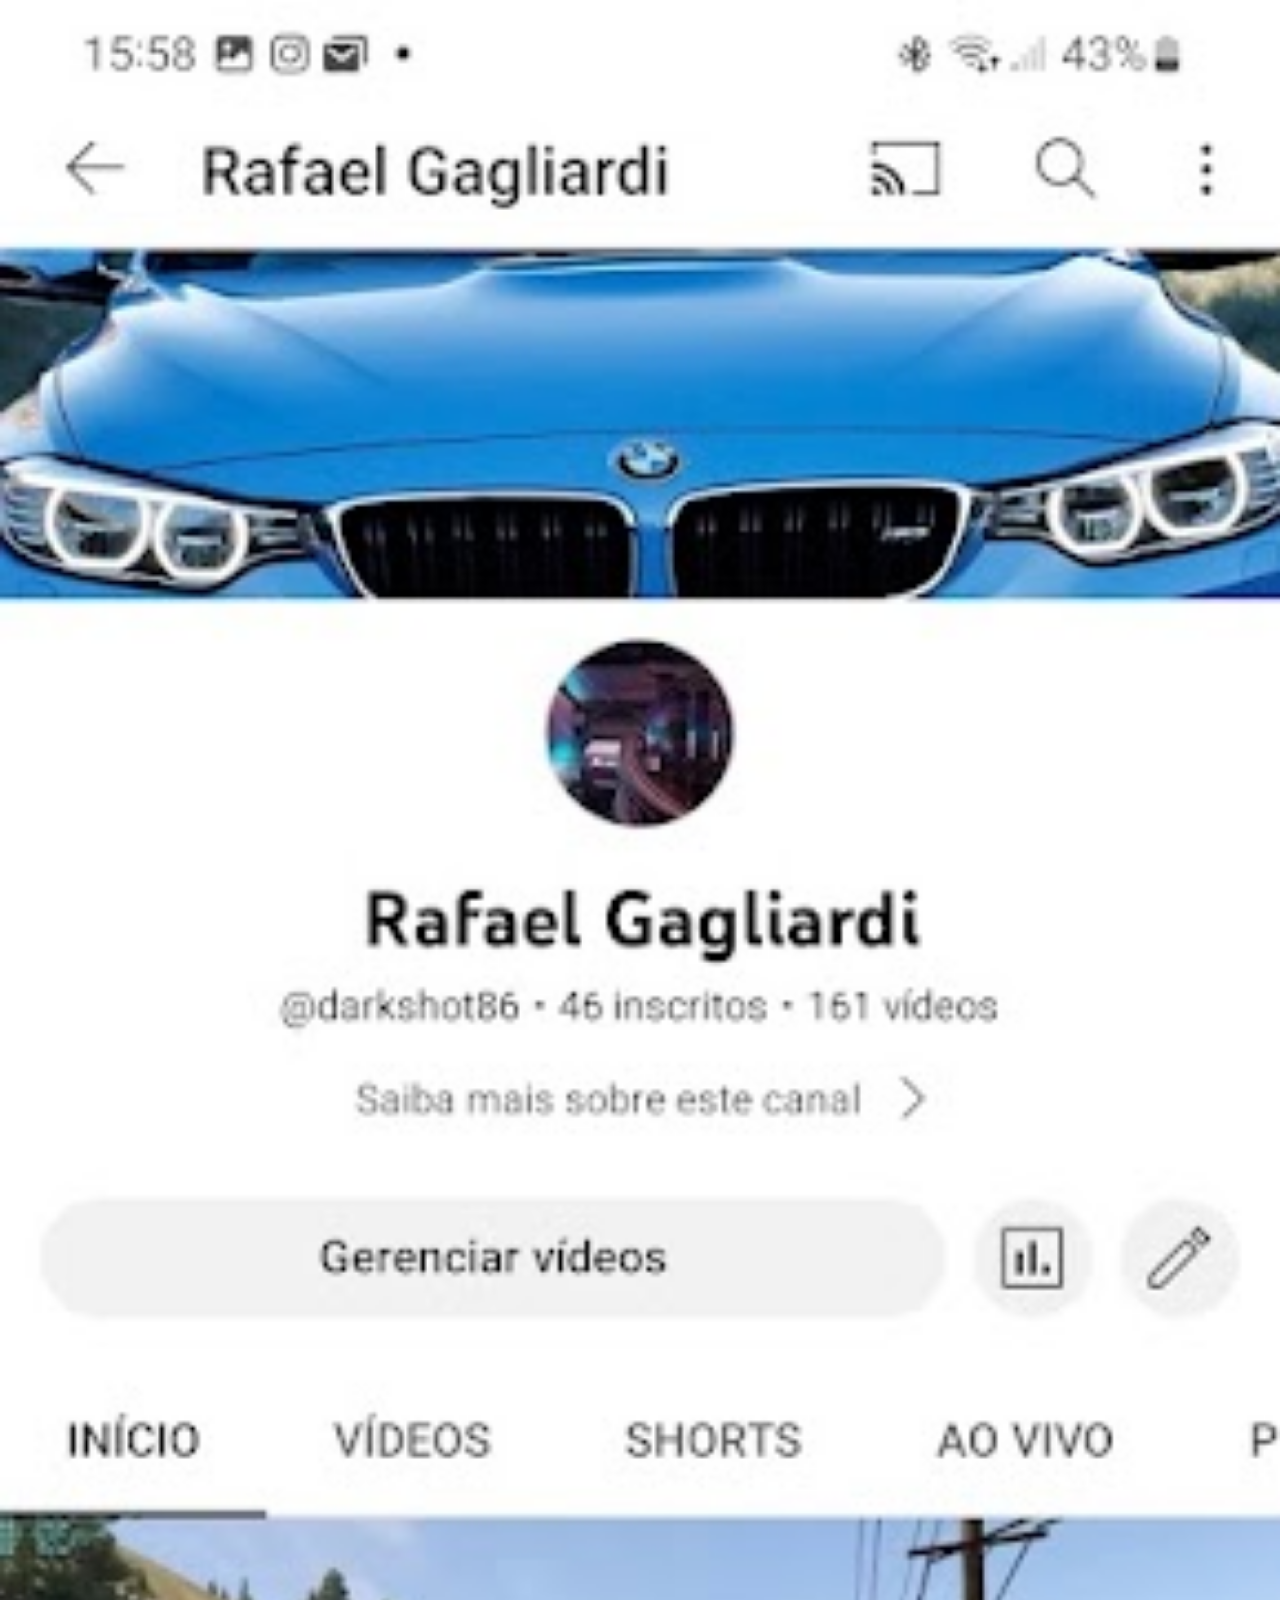
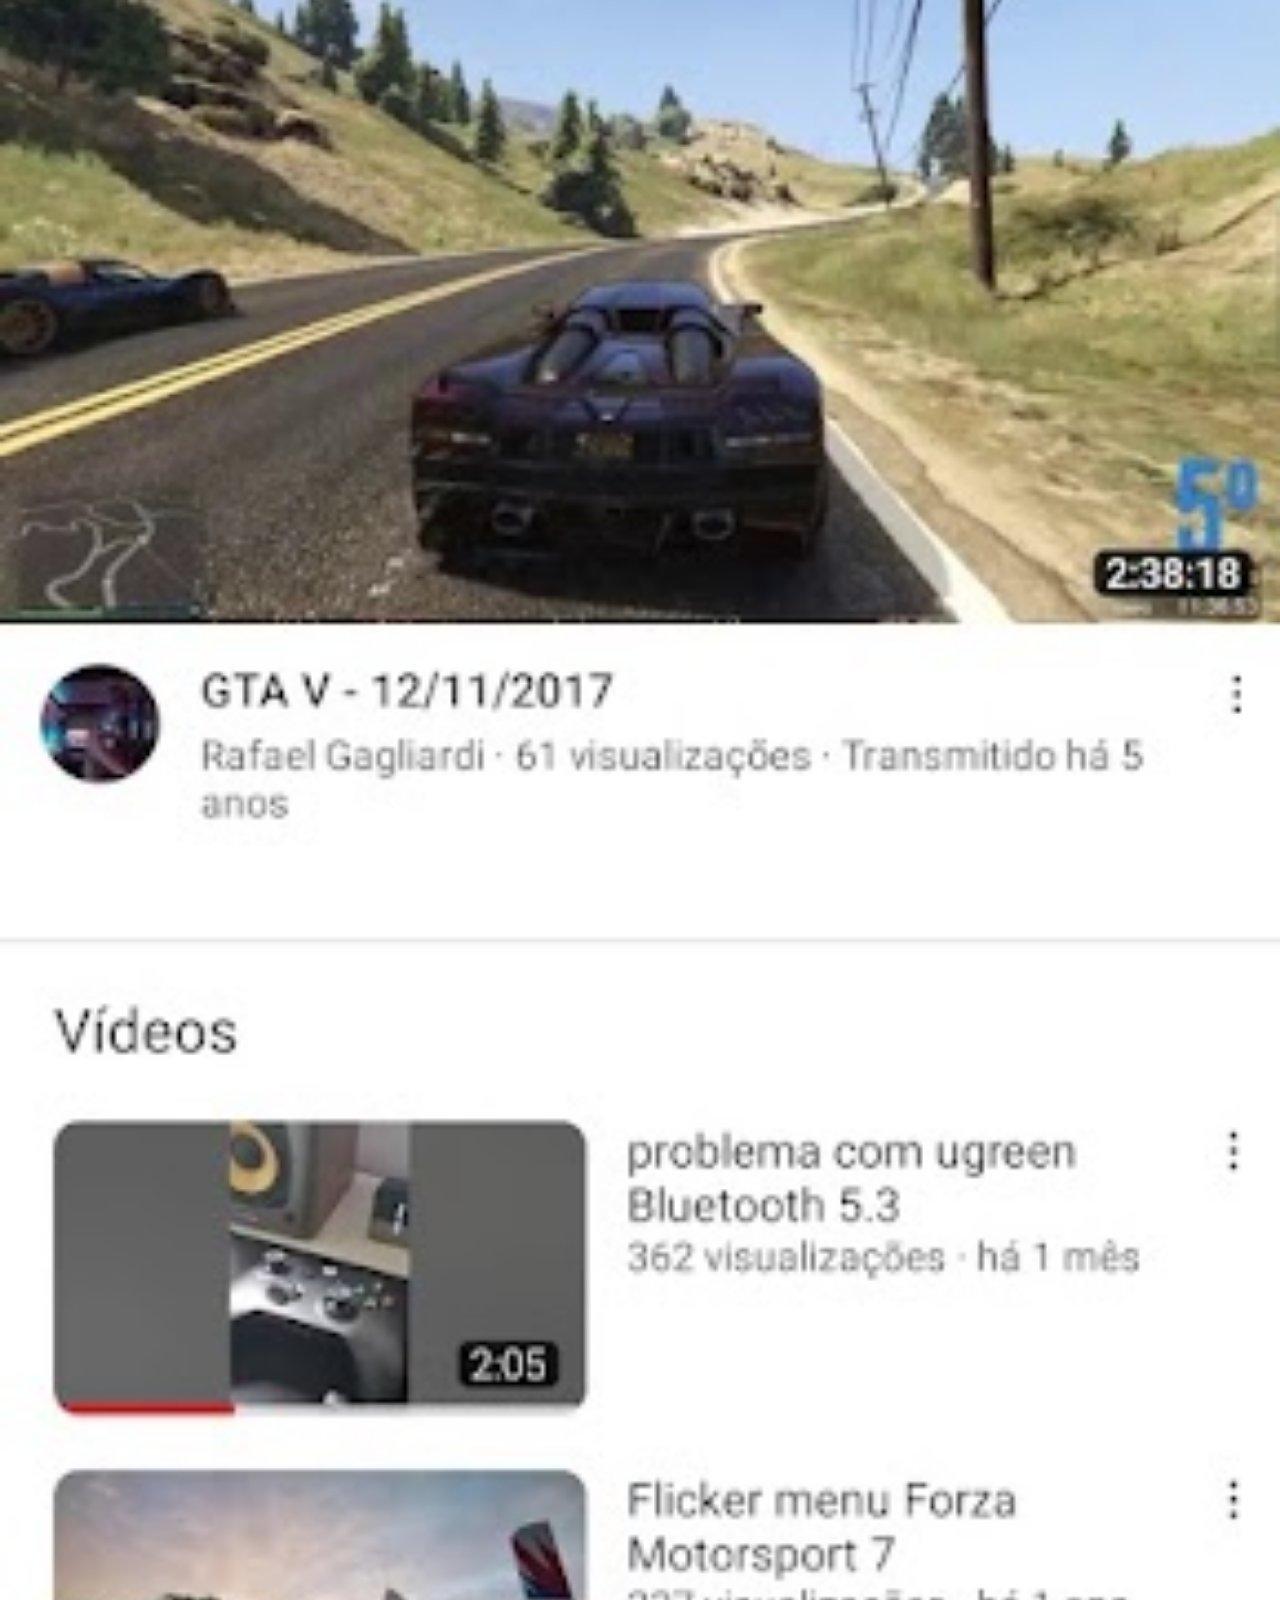
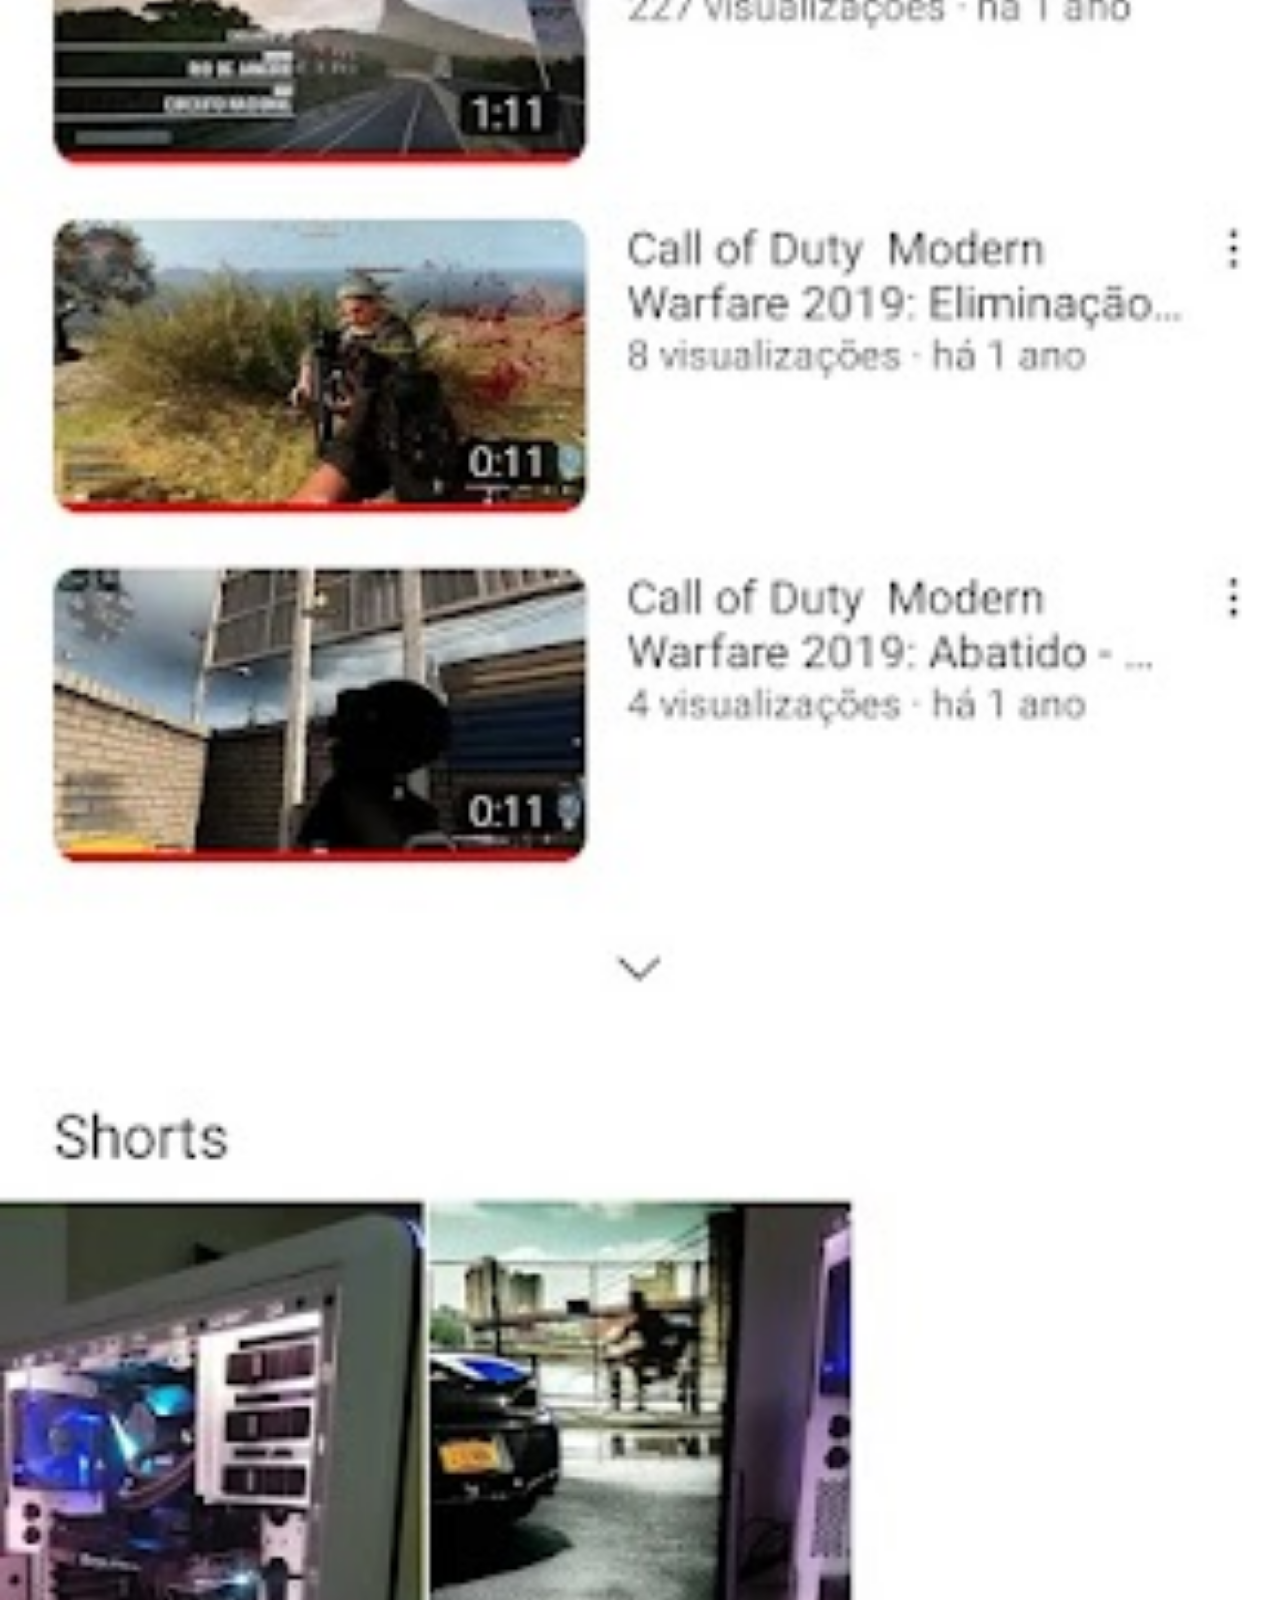
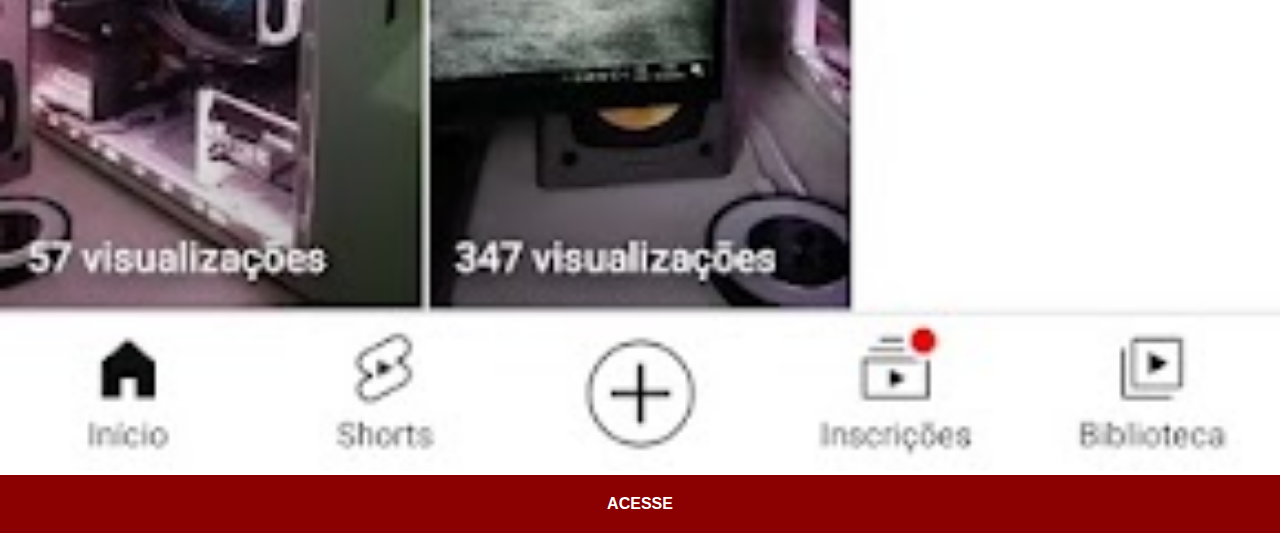
<file: youtube.html>
<!DOCTYPE html>
<html lang="pt-br">
<head>
    <meta charset="UTF-8">
    <meta http-equiv="X-UA-Compatible" content="IE=edge">
    <meta name="viewport" content="width=device-width, initial-scale=1.0">
    <title>Youtube</title>
    <link rel="stylesheet" href="estilos/social.css">
    
</head>
<body>
    <img src="imagens/tela-youtube-rafael.jpg" alt="Youtube">
    <a id="youtube" href="https://www.youtube.com/channel/UCqroyd53qNaJWahAxaZ8rZQ" target="_blank">ACESSE</a>
</body>
</html>
</file>
<file: estilos/style.css>
@charset "UTF-8";

*{
    margin: 0px;
    padding: 0px;
    font-family: Arial, Helvetica, sans-serif;
}

html, body{
    height: 100vh;
    width: 100vw;
    background-color: black;
}

body{
    background: url('../imagens/fundo-madeira.jpg') no-repeat top center;
    background-size: cover;
    background-attachment: fixed;
}

main{
    height: 100vh;
    position: relative;
    
}

section#telefone {
    height: 714px;
    width: 353px;
    
    position: absolute;
    top: 50%;
    left: 50%;
    transform: translate(-50%, -50%);
    background: url('../imagens/frame-s22.png') no-repeat;
    
}

iframe#tela{
    position: relative;
    top: 38px;
    left: 22px;
    width: 300px;
    height: 650px;
    border-radius: 4px;
}

section#redes-sociais {
    text-align: left;
}

section#redes-sociais img{
    width: 50px;
    margin: 10px;
    border-radius: 50%;
    box-shadow: 2px 2px 5px rgba(0, 0, 0, 0.400);
    box-sizing: border-box;
    
}

section#redes-sociais img:hover{
    border: 2px solid rgba(255, 255, 255, 0.489);
    transform: translate(-3px, -3px);
    box-shadow: 5px 5px 10px rgba(0, 0, 0, 0.600);
    transition: transform 0.3s, border 1s;
}
</file>
<file: estilos/social.css>
@charset "UTF-8";

*{
    margin: 0px;
    padding: 0px;
    font-family: Arial, Helvetica, sans-serif;
}

::-webkit-scrollbar{
    width: 0px;
    height: 0px;
}

img{    
    width: 100vw;
}

a{
    display: block;    
    padding: 20px;
    text-align: center;
    font-weight: bolder;
    text-decoration: none;
}

a#youtube{
    background-color: darkred;
    color: white;
}
a#youtube:hover{
    background-color: red;
}

a#github{
    background-color: green;
    color: white;
}

a#github:hover{
    background-color: greenyellow;
    color: black;
}

a#instagram{
    background-color: rgb(201, 2, 128);
    color: white;
}

a#instagram:hover{
    background-color: rgb(250, 34, 131);
}

a#twiter{
    background-color: cyan;
    color: black;
}

a#twiter:hover{
    background-color: rgb(1, 111, 111);
}

a#facebook{
    background-color: rgb(0, 42, 250);
    color: white;
}

a#facebook:hover{
    background-color: rgb(50, 50, 251);
}
</file>
